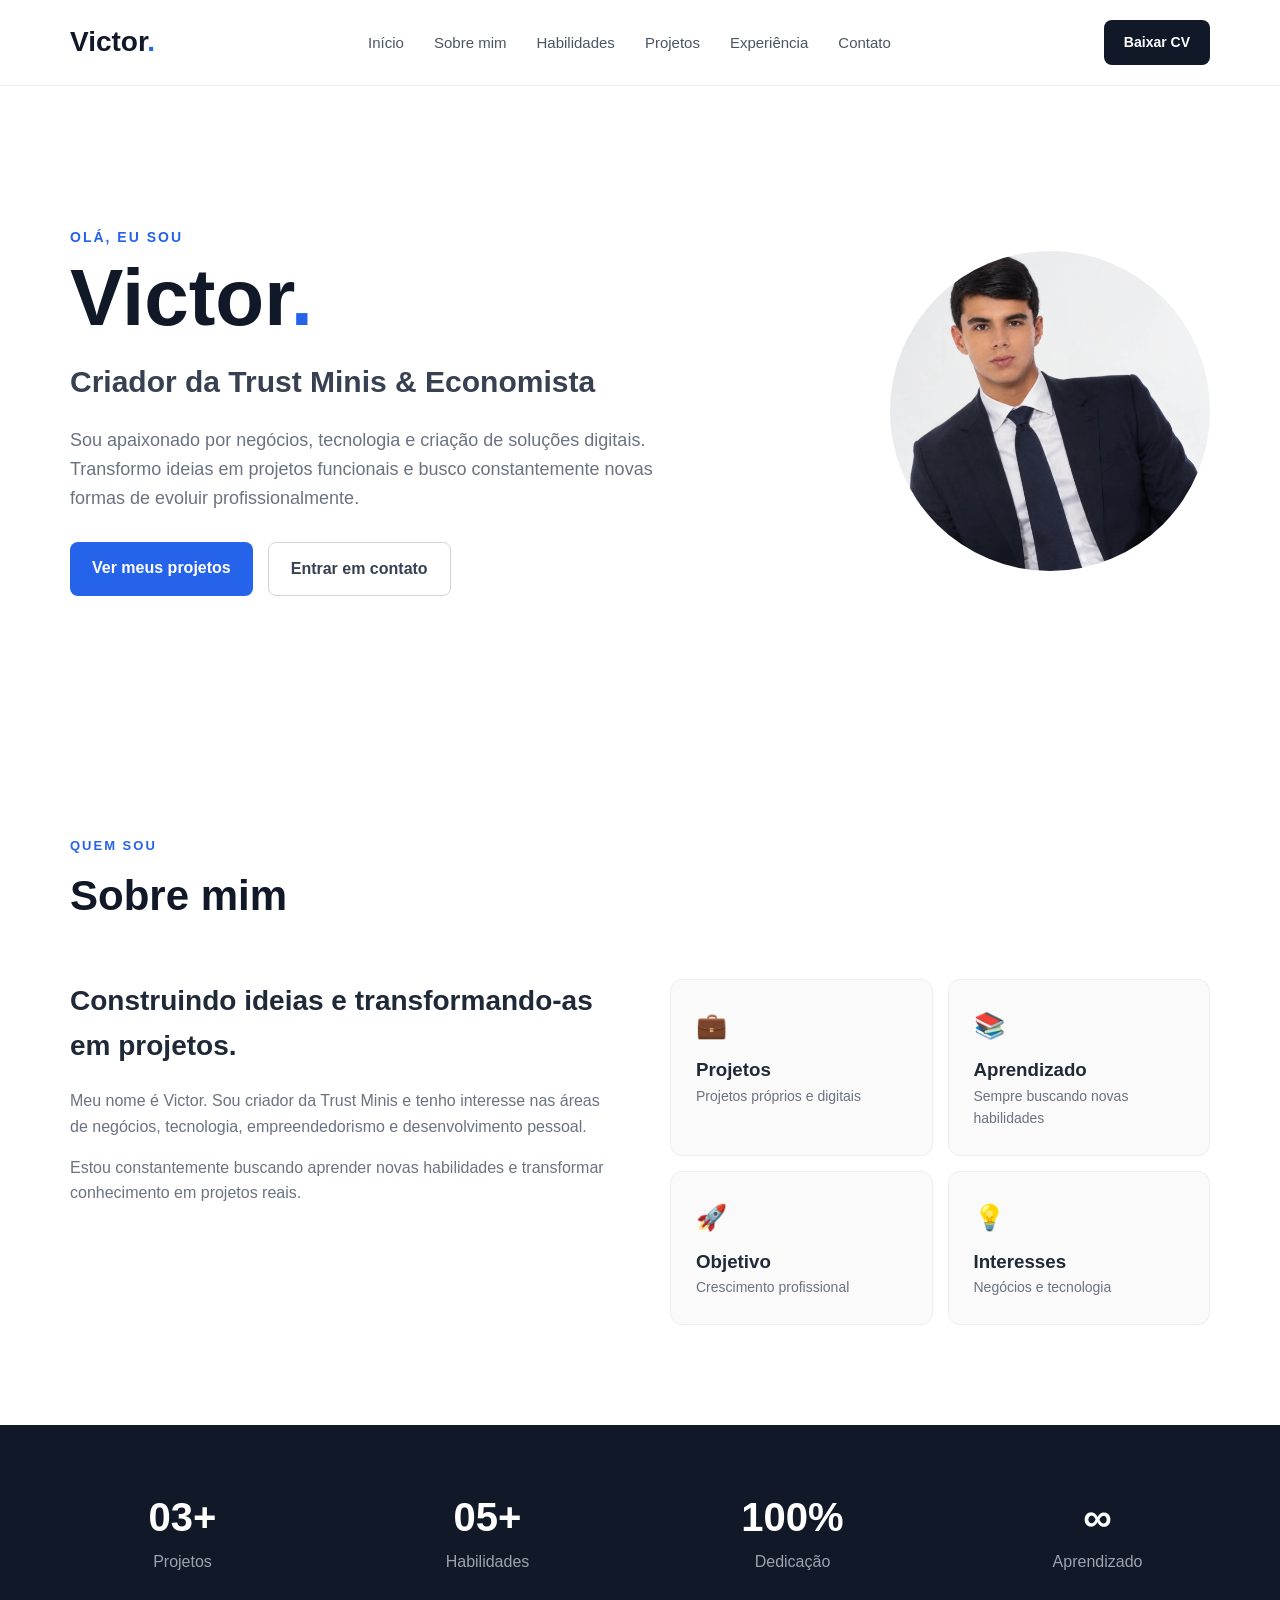
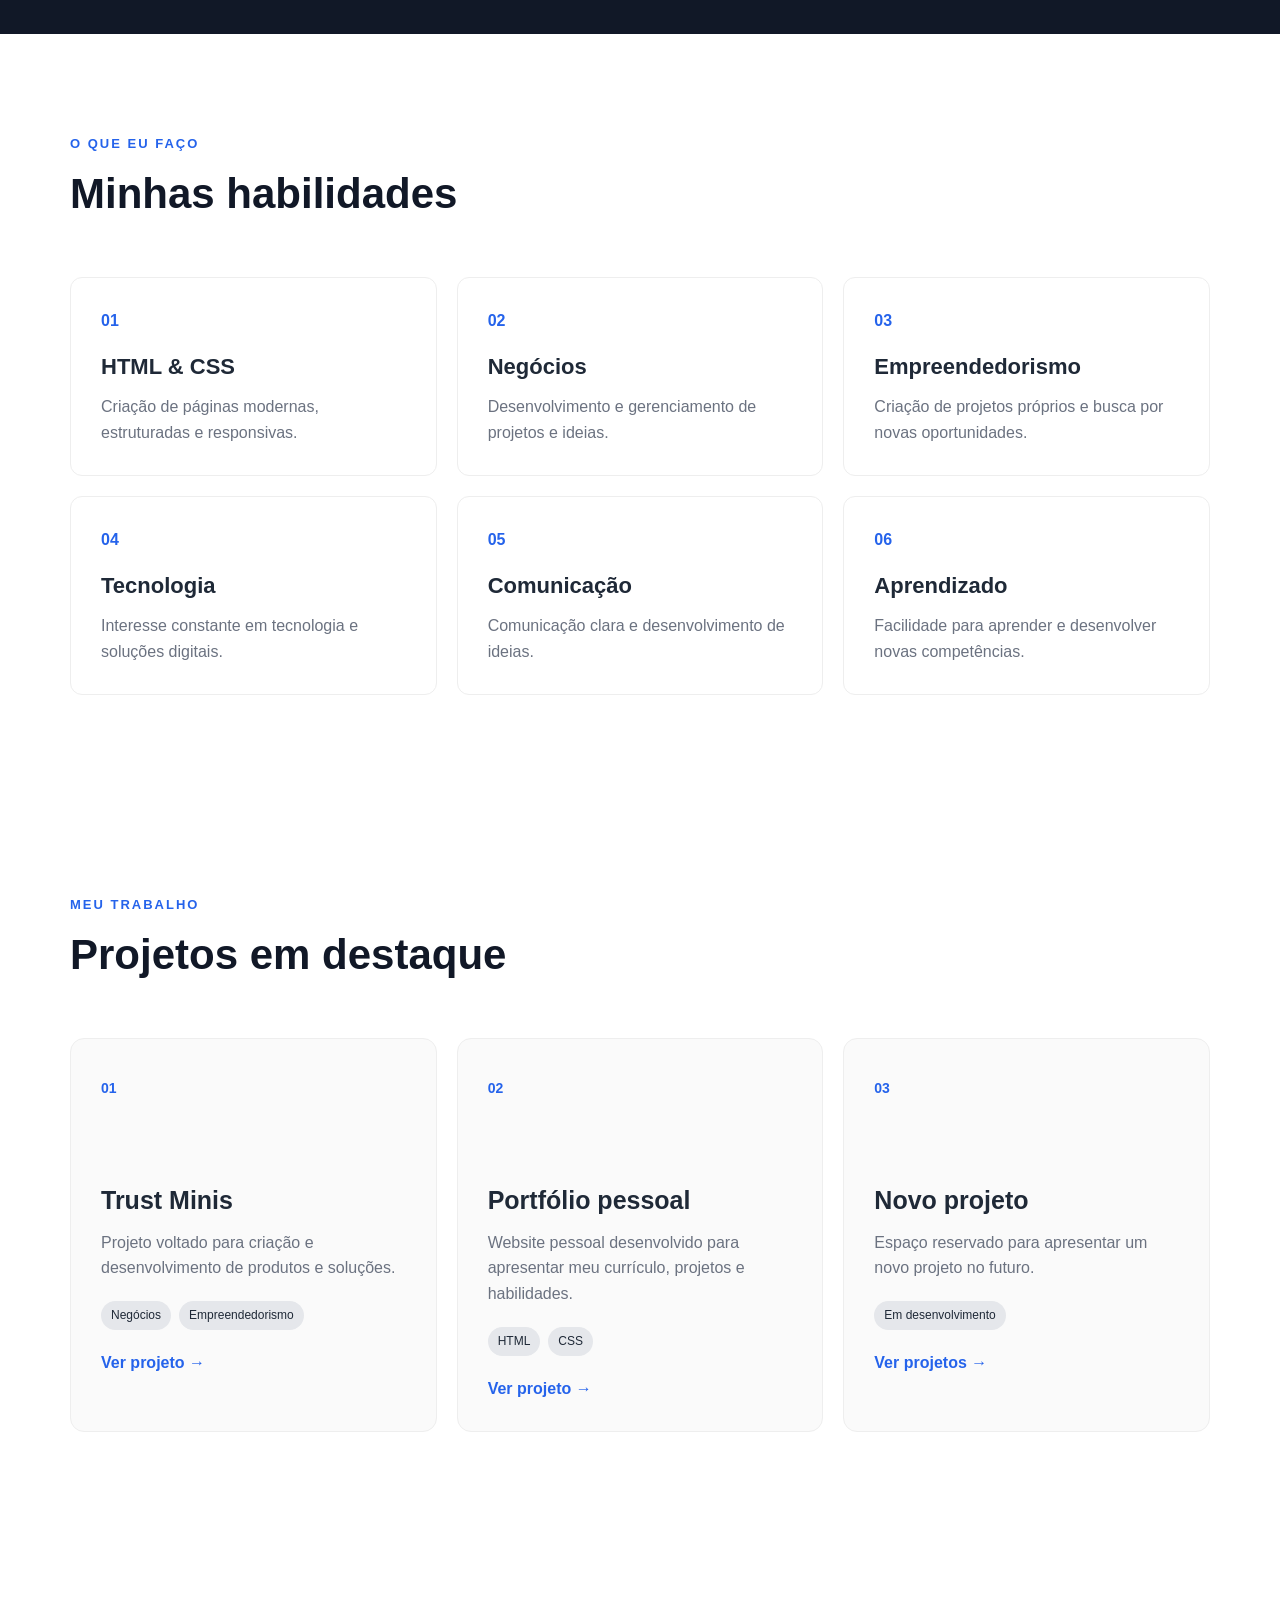
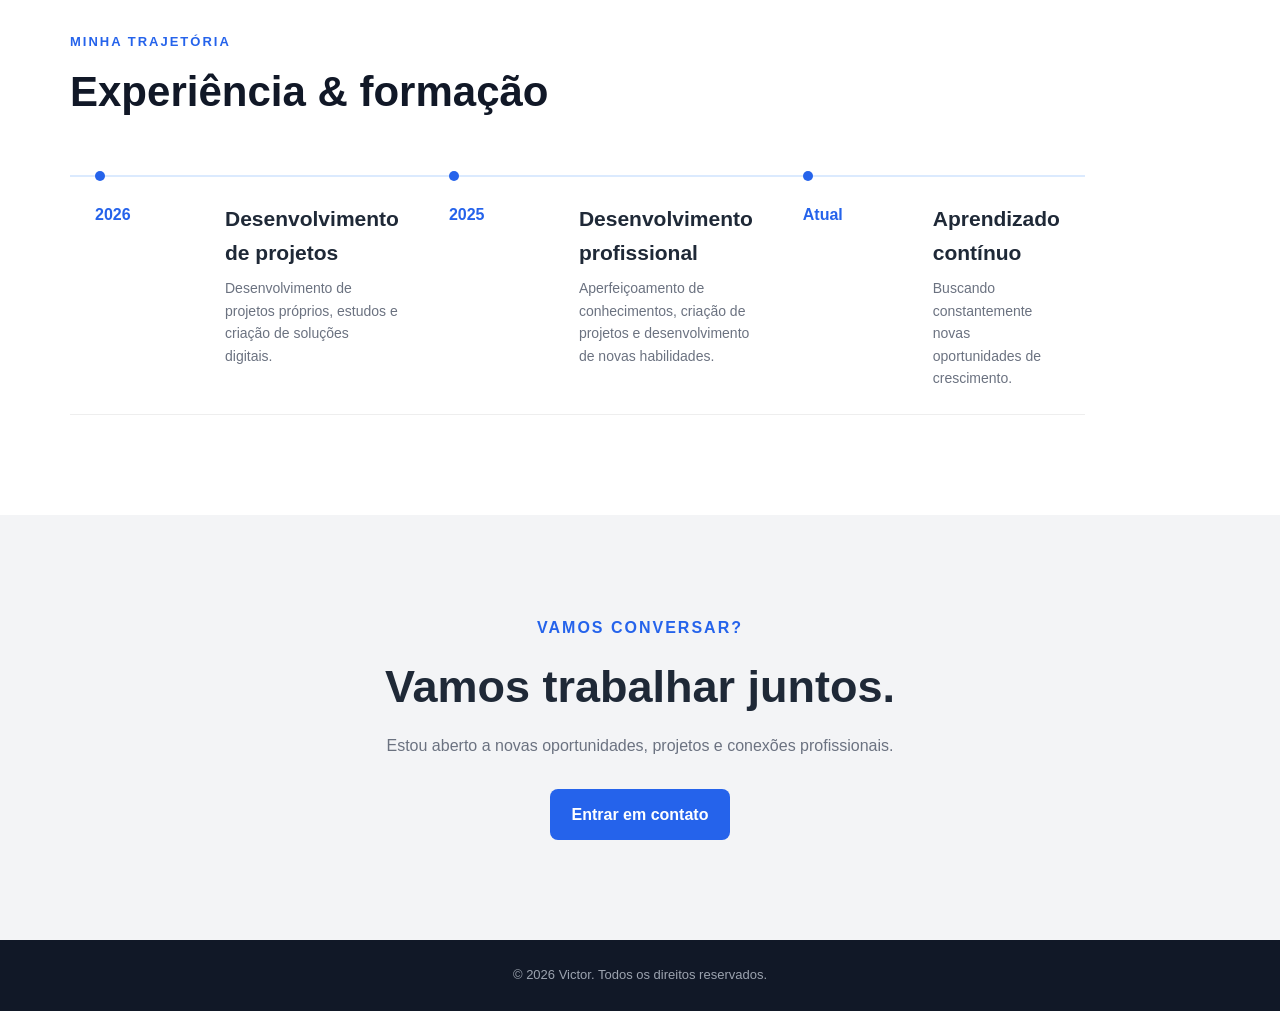
<file: index.html>
<!DOCTYPE html>
<html lang="pt-br">

<head>
    <meta charset="UTF-8">
    <meta name="viewport" content="width=device-width, initial-scale=1.0">

    <title>Victor | Currículo Profissional</title>

    <link rel="stylesheet" href="styles.css">
</head>

<body>

    <!-- ================= HEADER ================= -->

    <header>

        <nav class="navbar">

            <div class="logo">
                Victor<span>.</span>
            </div>

            <ul class="nav-links">
                <li><a href="#inicio">Início</a></li>
                <li><a href="#sobre">Sobre mim</a></li>
                <li><a href="#habilidades">Habilidades</a></li>
                <li><a href="#projetos">Projetos</a></li>
                <li><a href="#experiencia">Experiência</a></li>
                <li><a href="#contato">Contato</a></li>
            </ul>

            <a href="#" class="btn-cv">
                Baixar CV
            </a>

        </nav>

    </header>


    <!-- ================= CONTEÚDO PRINCIPAL ================= -->

    <main>


        <!-- ================= HERO ================= -->

        <section id="inicio" class="hero">

            <div class="hero-content">

                <p class="hero-small">
                    OLÁ, EU SOU
                </p>

                <h1>
                    Victor<span>.</span>
                </h1>

                <h2>
                    Criador da Trust Minis &amp; Economista
                </h2>

                <p class="hero-description">
                    Sou apaixonado por negócios, tecnologia e criação de
                    soluções digitais. Transformo ideias em projetos
                    funcionais e busco constantemente novas formas de
                    evoluir profissionalmente.
                </p>

                <div class="hero-buttons">

                    <a href="#projetos" class="btn-primary">
                        Ver meus projetos
                    </a>

                    <a href="#contato" class="btn-secondary">
                        Entrar em contato
                    </a>

                </div>

            </div>


            <div class="hero-image">

                <div class="profile-photo-placeholder">
    <img src="perfil.jpg" alt="Foto de Victor">
</div>

            </div>

        </section>


        <!-- ================= SOBRE MIM ================= -->

        <section id="sobre" class="section">

            <div class="section-title">

                <p>QUEM SOU</p>

                <h2>
                    Sobre mim
                </h2>

            </div>

            <div class="about-container">

                <div class="about-text">

                    <h3>
                        Construindo ideias e transformando-as em projetos.
                    </h3>

                    <p>
                        Meu nome é Victor. Sou criador da Trust Minis e
                        tenho interesse nas áreas de negócios, tecnologia,
                        empreendedorismo e desenvolvimento pessoal.
                    </p>

                    <p>
                        Estou constantemente buscando aprender novas
                        habilidades e transformar conhecimento em projetos
                        reais.
                    </p>

                </div>


                <div class="about-cards">

                    <div class="info-card">
                        <strong>💼</strong>
                        <h3>Projetos</h3>
                        <p>Projetos próprios e digitais</p>
                    </div>

                    <div class="info-card">
                        <strong>📚</strong>
                        <h3>Aprendizado</h3>
                        <p>Sempre buscando novas habilidades</p>
                    </div>

                    <div class="info-card">
                        <strong>🚀</strong>
                        <h3>Objetivo</h3>
                        <p>Crescimento profissional</p>
                    </div>

                    <div class="info-card">
                        <strong>💡</strong>
                        <h3>Interesses</h3>
                        <p>Negócios e tecnologia</p>
                    </div>

                </div>

            </div>

        </section>


        <!-- ================= NÚMEROS ================= -->

        <section class="stats">

            <div class="stat">
                <h2>03+</h2>
                <p>Projetos</p>
            </div>

            <div class="stat">
                <h2>05+</h2>
                <p>Habilidades</p>
            </div>

            <div class="stat">
                <h2>100%</h2>
                <p>Dedicação</p>
            </div>

            <div class="stat">
                <h2>∞</h2>
                <p>Aprendizado</p>
            </div>

        </section>


        <!-- ================= HABILIDADES ================= -->

        <section id="habilidades" class="section">

            <div class="section-title">

                <p>O QUE EU FAÇO</p>

                <h2>
                    Minhas habilidades
                </h2>

            </div>


            <div class="skills-grid">

                <div class="skill-card">
                    <span>01</span>
                    <h3>HTML &amp; CSS</h3>
                    <p>
                        Criação de páginas modernas,
                        estruturadas e responsivas.
                    </p>
                </div>

                <div class="skill-card">
                    <span>02</span>
                    <h3>Negócios</h3>
                    <p>
                        Desenvolvimento e gerenciamento
                        de projetos e ideias.
                    </p>
                </div>

                <div class="skill-card">
                    <span>03</span>
                    <h3>Empreendedorismo</h3>
                    <p>
                        Criação de projetos próprios e
                        busca por novas oportunidades.
                    </p>
                </div>

                <div class="skill-card">
                    <span>04</span>
                    <h3>Tecnologia</h3>
                    <p>
                        Interesse constante em tecnologia
                        e soluções digitais.
                    </p>
                </div>

                <div class="skill-card">
                    <span>05</span>
                    <h3>Comunicação</h3>
                    <p>
                        Comunicação clara e desenvolvimento
                        de ideias.
                    </p>
                </div>

                <div class="skill-card">
                    <span>06</span>
                    <h3>Aprendizado</h3>
                    <p>
                        Facilidade para aprender e
                        desenvolver novas competências.
                    </p>
                </div>

            </div>

        </section>


        <!-- ================= PROJETOS ================= -->

        <section id="projetos" class="section projects-section">

            <div class="section-title">

                <p>MEU TRABALHO</p>

                <h2>
                    Projetos em destaque
                </h2>

            </div>


            <div class="projects-grid">


                <article class="project-card">

                    <div class="project-number">
                        01
                    </div>

                    <div class="project-content">

                        <h3>
                            Trust Minis
                        </h3>

                        <p>
                            Projeto voltado para criação e
                            desenvolvimento de produtos e soluções.
                        </p>

                        <div class="project-tags">
                            <span>Negócios</span>
                            <span>Empreendedorismo</span>
                        </div>

                        <a href="projetos.html">
                            Ver projeto →
                        </a>

                    </div>

                </article>


                <article class="project-card">

                    <div class="project-number">
                        02
                    </div>

                    <div class="project-content">

                        <h3>
                            Portfólio pessoal
                        </h3>

                        <p>
                            Website pessoal desenvolvido para
                            apresentar meu currículo, projetos
                            e habilidades.
                        </p>

                        <div class="project-tags">
                            <span>HTML</span>
                            <span>CSS</span>
                        </div>

                      <a href="projetos.html#projeto-portfolio">Ver projeto →</a>

                    </div>

                </article>


                <article class="project-card">

                    <div class="project-number">
                        03
                    </div>

                    <div class="project-content">

                        <h3>
                            Novo projeto
                        </h3>

                        <p>
                            Espaço reservado para apresentar
                            um novo projeto no futuro.
                        </p>

                        <div class="project-tags">
                            <span>Em desenvolvimento</span>
                        </div>

                        <a href="projetos.html">
                            Ver projetos →
                        </a>

                    </div>

                </article>


            </div>

        </section>


        <!-- ================= EXPERIÊNCIA ================= -->

        <section id="experiencia" class="section">

            <div class="section-title">

                <p>MINHA TRAJETÓRIA</p>

                <h2>
                    Experiência &amp; formação
                </h2>

            </div>


            <div class="timeline">


                <div class="timeline-item">

                    <div class="timeline-date">
                        2026
                    </div>

                    <div class="timeline-content">

                        <h3>
                            Desenvolvimento de projetos
                        </h3>

                        <p>
                            Desenvolvimento de projetos próprios,
                            estudos e criação de soluções digitais.
                        </p>

                    </div>

                </div>


                <div class="timeline-item">

                    <div class="timeline-date">
                        2025
                    </div>

                    <div class="timeline-content">

                        <h3>
                            Desenvolvimento profissional
                        </h3>

                        <p>
                            Aperfeiçoamento de conhecimentos,
                            criação de projetos e desenvolvimento
                            de novas habilidades.
                        </p>

                    </div>

                </div>


                <div class="timeline-item">

                    <div class="timeline-date">
                        Atual
                    </div>

                    <div class="timeline-content">

                        <h3>
                            Aprendizado contínuo
                        </h3>

                        <p>
                            Buscando constantemente novas
                            oportunidades de crescimento.
                        </p>

                    </div>

                </div>


            </div>

        </section>


        <!-- ================= CONTATO ================= -->

        <section id="contato" class="contact-section">

            <p>
                VAMOS CONVERSAR?
            </p>

            <h2>
                Vamos trabalhar juntos.
            </h2>

            <p class="contact-description">
                Estou aberto a novas oportunidades,
                projetos e conexões profissionais.
            </p>

            <a href="contato.html" class="btn-primary">
                Entrar em contato
            </a>

        </section>


    </main>


    <!-- ================= FOOTER ================= -->

    <footer>

        <p>
            © 2026 Victor. Todos os direitos reservados.
        </p>

    </footer>


</body>

</html>
</file>
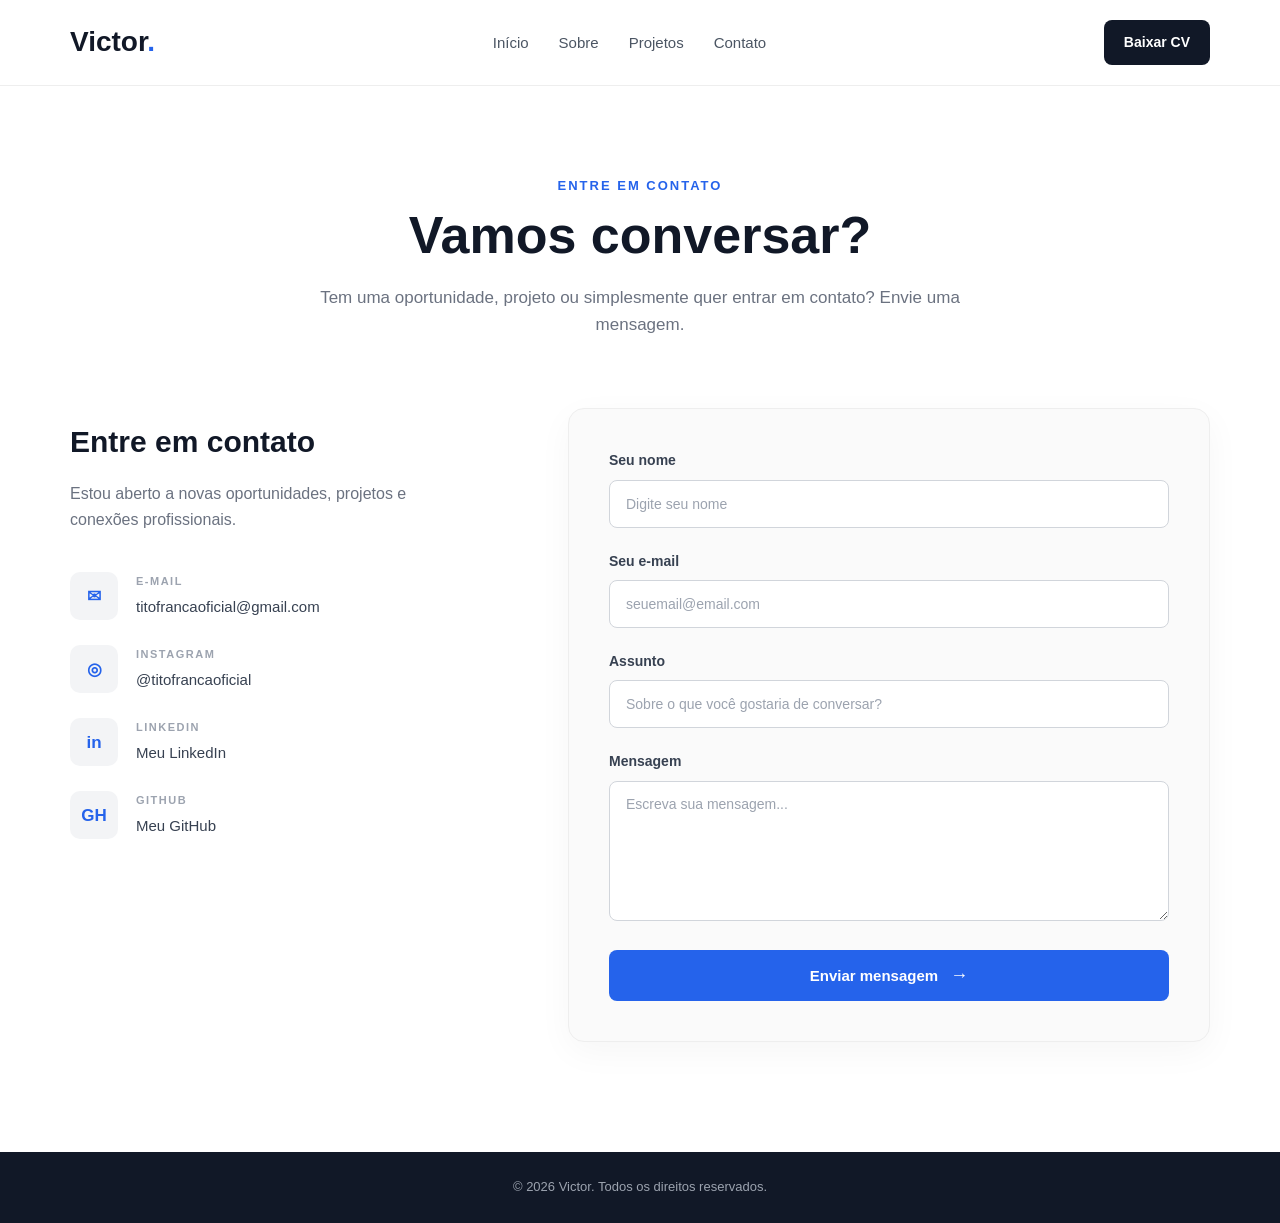
<file: contato.html>
<!DOCTYPE html>
<html lang="pt-br">

<head>

    <meta charset="UTF-8">

    <meta name="viewport" content="width=device-width, initial-scale=1.0">

    <title>Victor | Contato</title>

    <link rel="stylesheet" href="styles.css">

</head>


<body>


    <!-- ================= HEADER ================= -->

    <header>

        <nav class="navbar">

            <div class="logo">
                Victor<span>.</span>
            </div>


            <ul class="nav-links">

                <li>
                    <a href="index.html">Início</a>
                </li>

                <li>
                    <a href="sobre.html">Sobre</a>
                </li>

                <li>
                    <a href="projetos.html">Projetos</a>
                </li>

                <li>
                    <a href="contato.html">Contato</a>
                </li>

            </ul>


            <a href="#" class="btn-cv">
                Baixar CV
            </a>

        </nav>

    </header>



    <!-- ================= CONTATO ================= -->

    <main>

        <section class="contact-page">


            <!-- TÍTULO -->

            <div class="contact-header">

                <p>
                    ENTRE EM CONTATO
                </p>

                <h1>
                    Vamos conversar?
                </h1>

                <span>
                    Tem uma oportunidade, projeto ou simplesmente
                    quer entrar em contato? Envie uma mensagem.
                </span>

            </div>



            <!-- CONTEÚDO -->

            <div class="contact-container">


                <!-- INFORMAÇÕES -->

                <div class="contact-info">


                    <h2>
                        Entre em contato
                    </h2>

                    <p>
                        Estou aberto a novas oportunidades,
                        projetos e conexões profissionais.
                    </p>


                    <div class="contact-item">

                        <div class="contact-icon">
                            ✉
                        </div>

                        <div>

                            <small>
                                E-MAIL
                            </small>

                            <a href="mailto:titofrancaoficial@email.com">
                                titofrancaoficial@gmail.com
                            </a>

                        </div>

                    </div>



                    <div class="contact-item">

                        <div class="contact-icon">
                            ◎
                        </div>

                        <div>

                            <small>
                                INSTAGRAM
                            </small>

                            <a href="#" target="_blank">
                                @titofrancaoficial
                            </a>

                        </div>

                    </div>



                    <div class="contact-item">

                        <div class="contact-icon">
                            in
                        </div>

                        <div>

                            <small>
                                LINKEDIN
                            </small>

                            <a href="#" target="_blank">
                                Meu LinkedIn
                            </a>

                        </div>

                    </div>



                    <div class="contact-item">

                        <div class="contact-icon">
                            GH
                        </div>

                        <div>

                            <small>
                                GITHUB
                            </small>

                            <a href="#" target="_blank">
                                Meu GitHub
                            </a>

                        </div>

                    </div>


                </div>



                <!-- FORMULÁRIO -->

                <div class="contact-form">


                    <form action="mailto:seuemail@email.com"
                          method="post"
                          enctype="text/plain">


                        <div class="form-group">

                            <label for="nome">
                                Seu nome
                            </label>

                            <input
                                type="text"
                                id="nome"
                                name="nome"
                                placeholder="Digite seu nome"
                                required
                            >

                        </div>



                        <div class="form-group">

                            <label for="email">
                                Seu e-mail
                            </label>

                            <input
                                type="email"
                                id="email"
                                name="email"
                                placeholder="seuemail@email.com"
                                required
                            >

                        </div>



                        <div class="form-group">

                            <label for="assunto">
                                Assunto
                            </label>

                            <input
                                type="text"
                                id="assunto"
                                name="assunto"
                                placeholder="Sobre o que você gostaria de conversar?"
                                required
                            >

                        </div>



                        <div class="form-group">

                            <label for="mensagem">
                                Mensagem
                            </label>

                            <textarea
                                id="mensagem"
                                name="mensagem"
                                placeholder="Escreva sua mensagem..."
                                rows="6"
                                required
                            ></textarea>

                        </div>



                        <button type="submit" class="form-button">

                            Enviar mensagem
                            <span>→</span>

                        </button>


                    </form>


                </div>


            </div>

        </section>


    </main>



    <!-- ================= FOOTER ================= -->

    <footer>

        <p>
            © 2026 Victor. Todos os direitos reservados.
        </p>

    </footer>


</body>

</html>
</file>
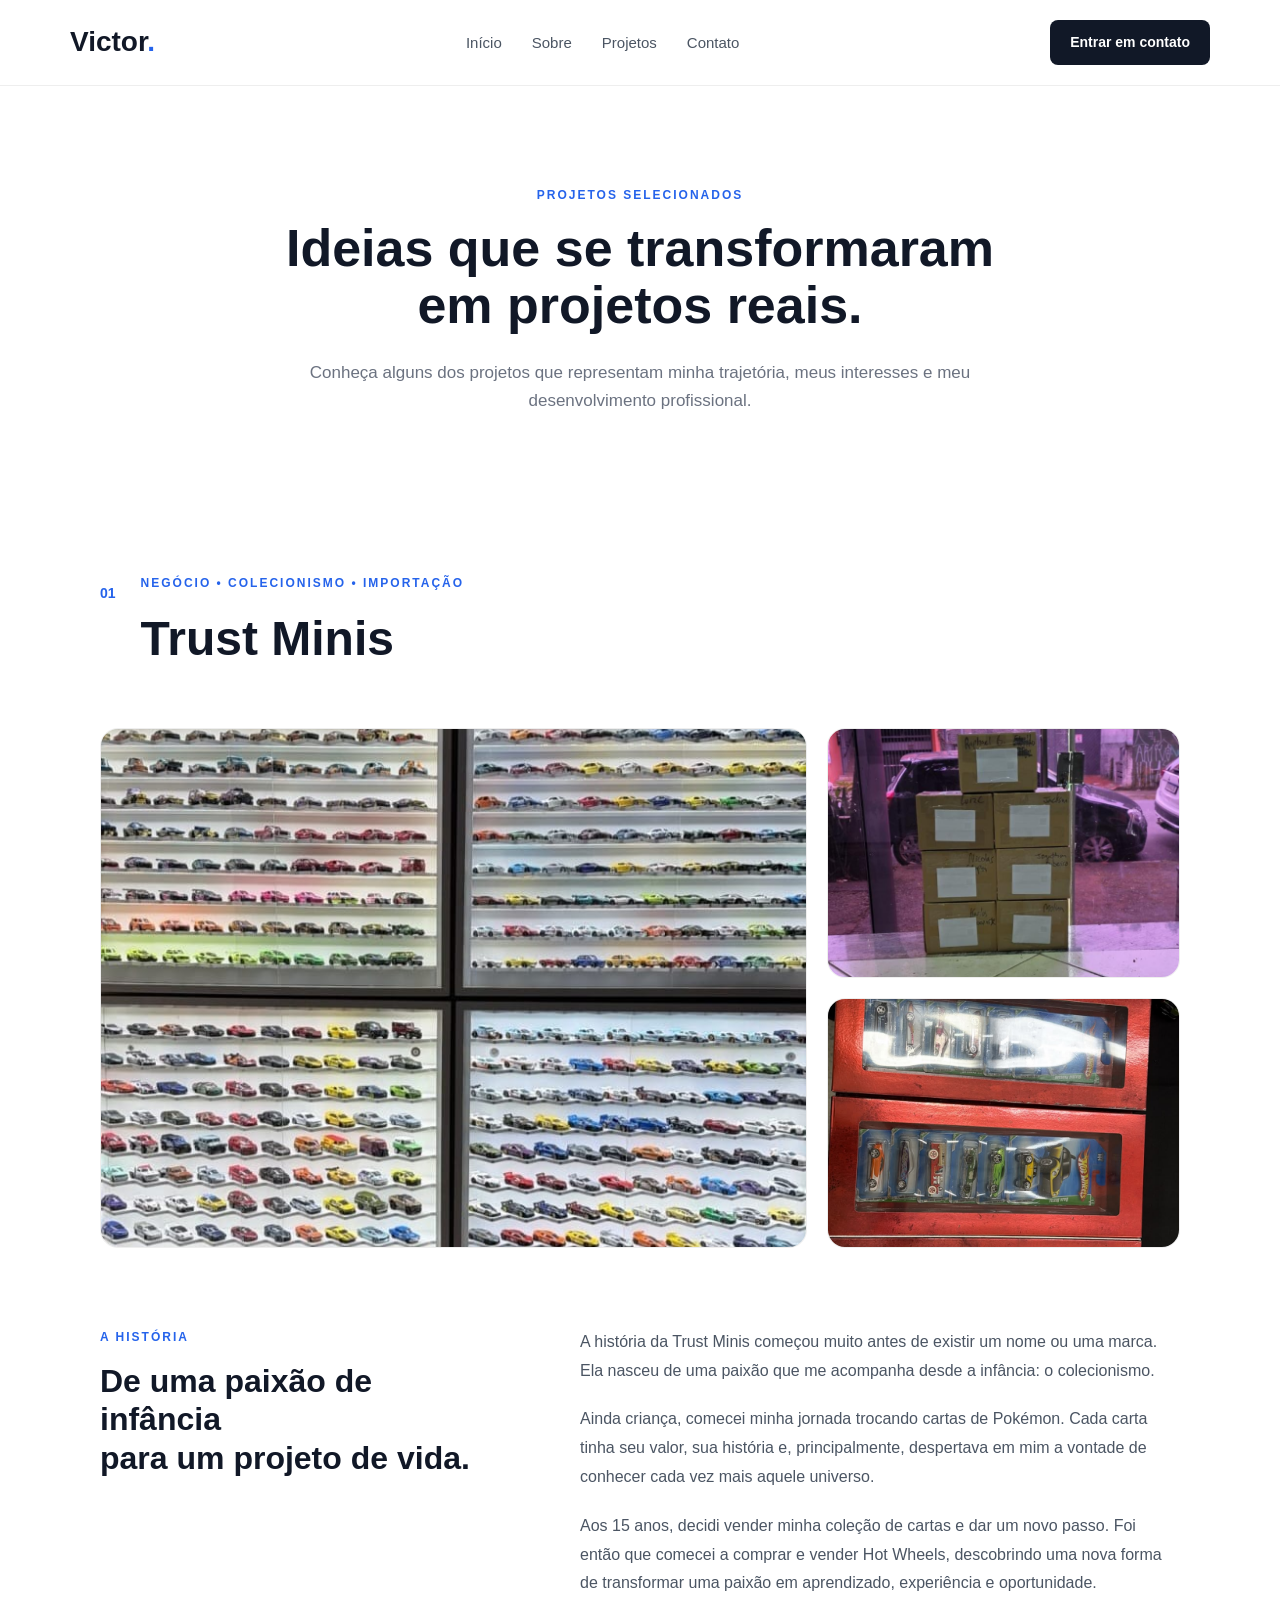
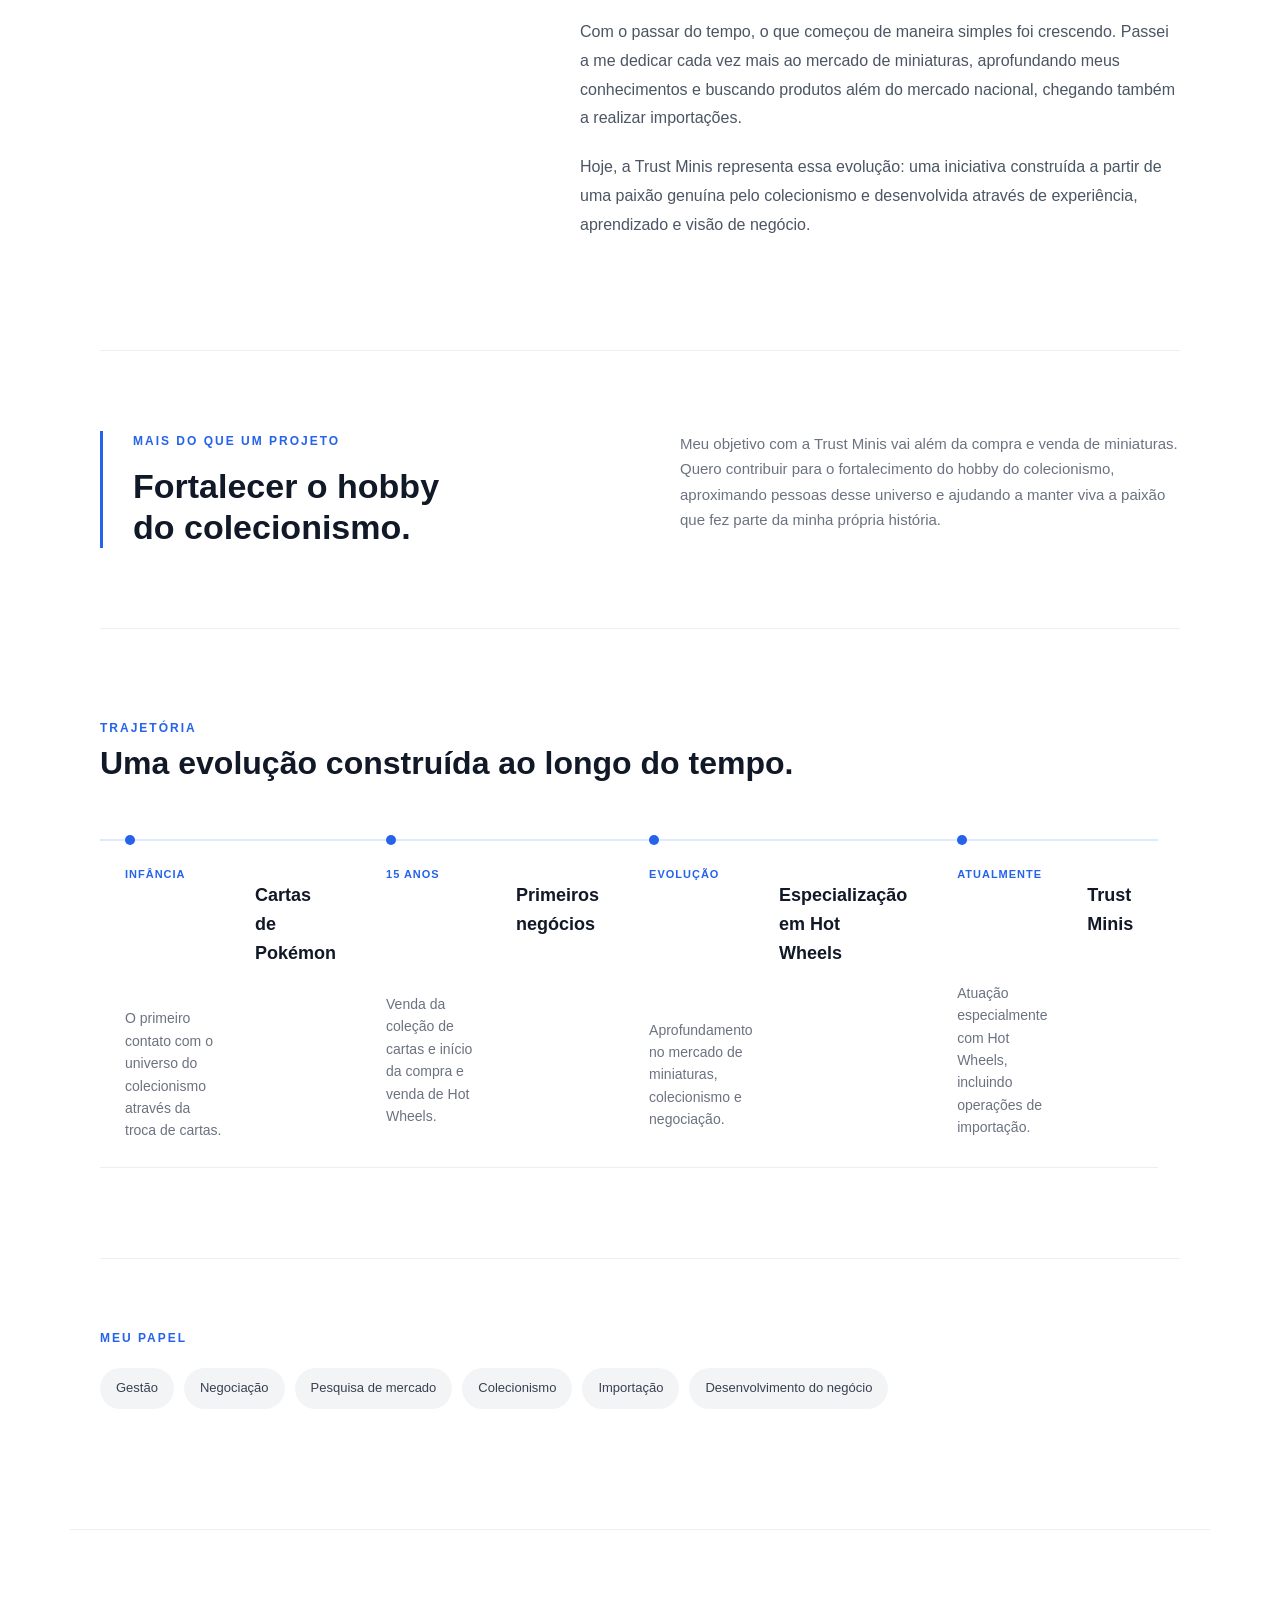
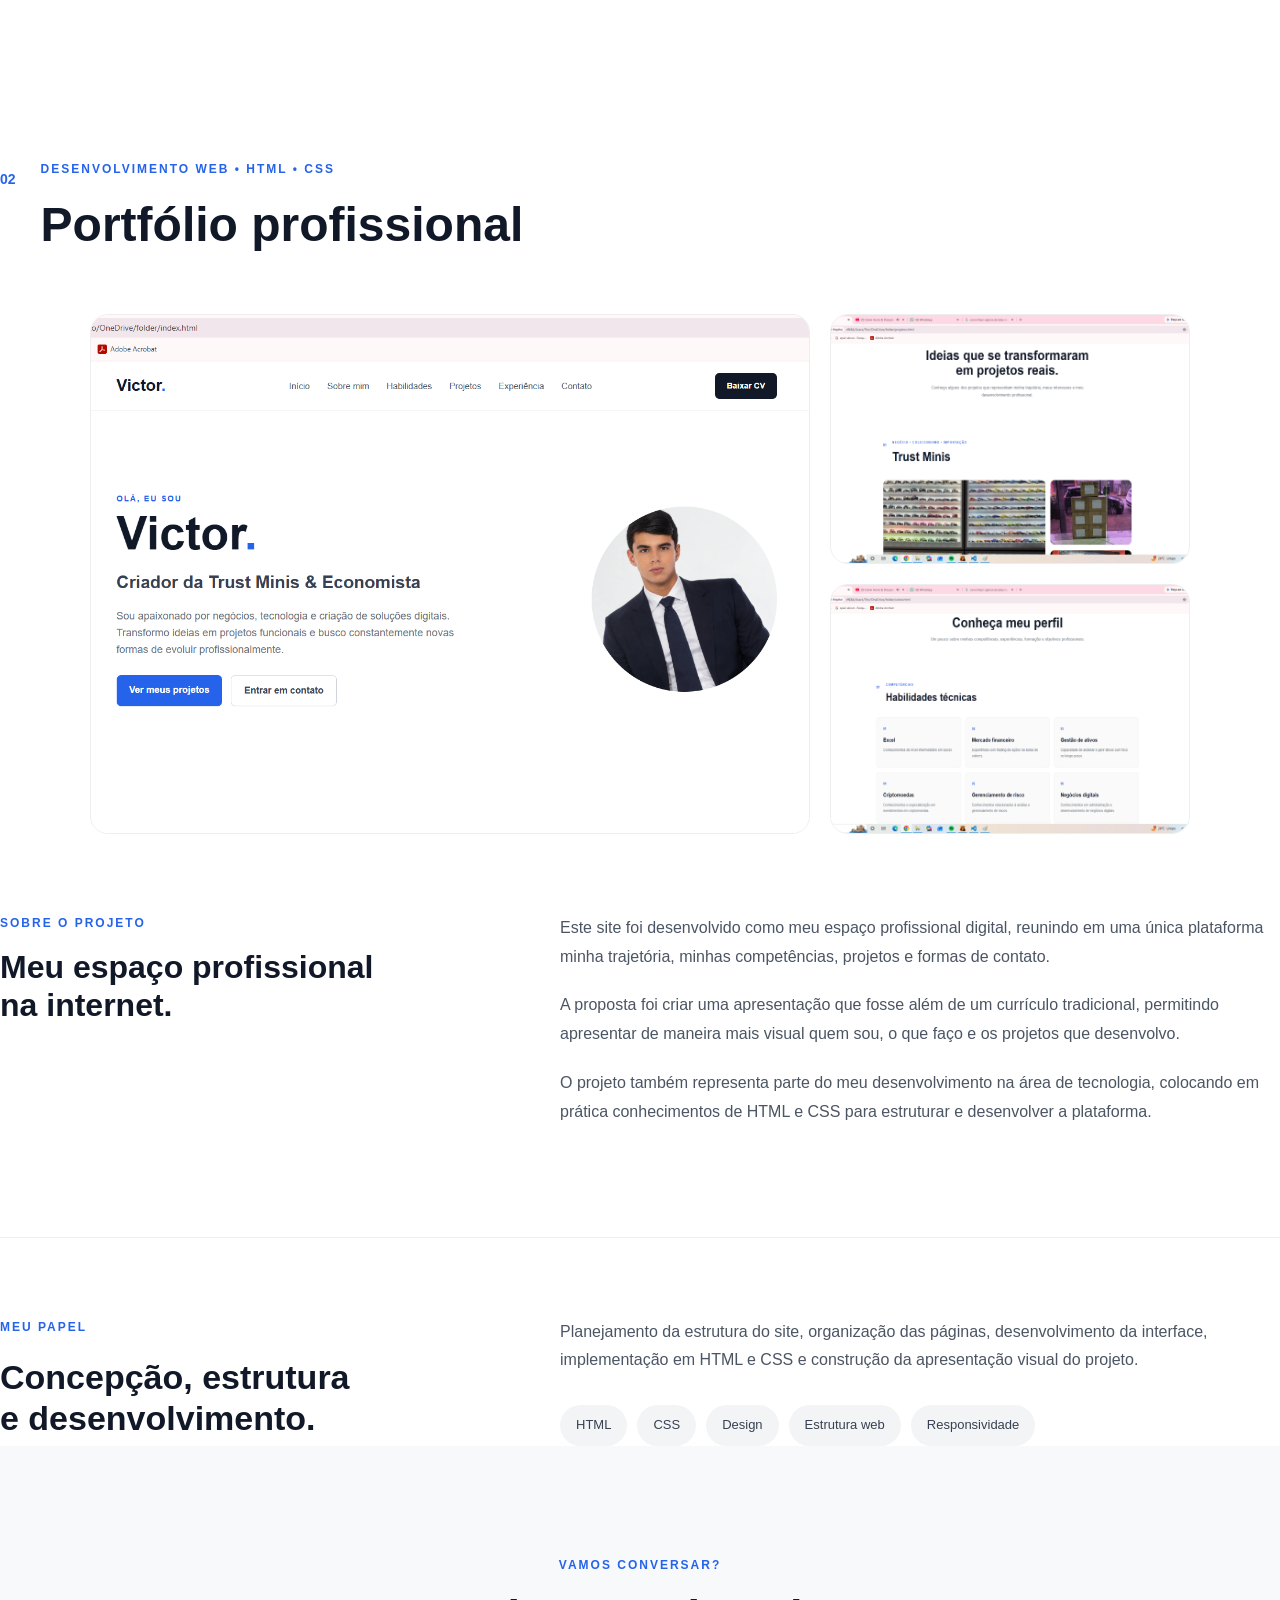
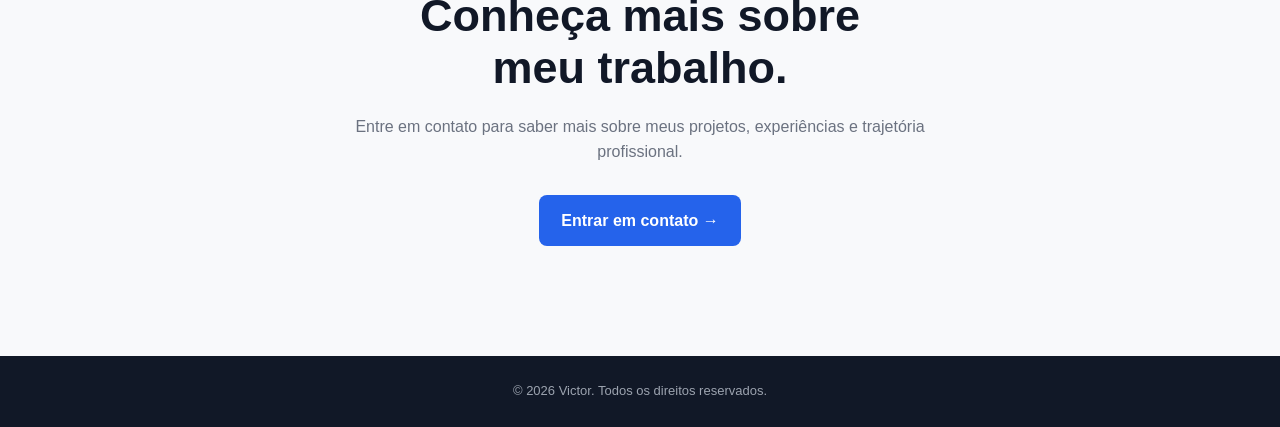
<file: projetos.html>
<!DOCTYPE html>
<html lang="pt-br">

<head>

    <meta charset="UTF-8">

    <meta name="viewport" content="width=device-width, initial-scale=1.0">

    <title>Victor | Projetos</title>

    <link rel="stylesheet" href="styles.css">

</head>


<body>


    <!-- ================= HEADER ================= -->

    <header>

        <nav class="navbar">

            <div class="logo">
                Victor<span>.</span>
            </div>

            <ul class="nav-links">

                <li>
                    <a href="index.html">Início</a>
                </li>

                <li>
                    <a href="sobre.html">Sobre</a>
                </li>

                <li>
                    <a href="projetos.html">Projetos</a>
                </li>

                <li>
                    <a href="contato.html">Contato</a>
                </li>

            </ul>

            <a href="contato.html" class="btn-cv">
                Entrar em contato
            </a>

        </nav>

    </header>



    <!-- ================= INTRODUÇÃO ================= -->

    <main>

        <section class="projects-header">

            <p>
                PROJETOS SELECIONADOS
            </p>

            <h1>
                Ideias que se transformaram<br>
                em projetos reais.
            </h1>

            <span>
                Conheça alguns dos projetos que representam minha
                trajetória, meus interesses e meu desenvolvimento profissional.
            </span>

        </section>



        <!-- ==================================================
             PROJETO 01 — TRUST MINIS
        =================================================== -->

        <section class="project-case trust-project">


            <!-- NÚMERO + CATEGORIA -->

            <div class="project-top">

                <span class="project-number">
                    01
                </span>

                <div>

                    <p class="project-category">
                        NEGÓCIO • COLECIONISMO • IMPORTAÇÃO
                    </p>

                    <h2>
                        Trust Minis
                    </h2>

                </div>

            </div>



            <!-- ================= IMAGENS ================= -->
<!-- IMAGENS DO SITE -->
<div class="project-gallery website-gallery">

    <!-- FOTO PRINCIPAL - EXPOSITOR -->
    <div class="project-image main-project-image">
        <img src="foto expositor.jpg" alt="Expositor da Trust Minis">
    </div>

    <!-- FOTO MENOR - ENVIOS -->
    <div class="project-image">
        <img src="foto envios.jpg" alt="Envios da Trust Minis">
    </div>

    <!-- FOTO MENOR - STH -->
    <div class="project-image">
        <img src="Foto STH.jpg" alt="Trust Minis">
    </div>

</div>



            <!-- ================= HISTÓRIA ================= -->

            <div class="project-story">


                <div class="story-title">

                    <p>
                        A HISTÓRIA
                    </p>

                    <h3>
                        De uma paixão de infância<br>
                        para um projeto de vida.
                    </h3>

                </div>


                <div class="story-text">

                    <p>
                        A história da Trust Minis começou muito antes de
                        existir um nome ou uma marca. Ela nasceu de uma
                        paixão que me acompanha desde a infância: o
                        colecionismo.
                    </p>

                    <p>
                        Ainda criança, comecei minha jornada trocando
                        cartas de Pokémon. Cada carta tinha seu valor,
                        sua história e, principalmente, despertava em mim
                        a vontade de conhecer cada vez mais aquele universo.
                    </p>

                    <p>
                        Aos 15 anos, decidi vender minha coleção de cartas
                        e dar um novo passo. Foi então que comecei a comprar
                        e vender Hot Wheels, descobrindo uma nova forma de
                        transformar uma paixão em aprendizado, experiência
                        e oportunidade.
                    </p>

                    <p>
                        Com o passar do tempo, o que começou de maneira
                        simples foi crescendo. Passei a me dedicar cada vez
                        mais ao mercado de miniaturas, aprofundando meus
                        conhecimentos e buscando produtos além do mercado
                        nacional, chegando também a realizar importações.
                    </p>

                    <p>
                        Hoje, a Trust Minis representa essa evolução:
                        uma iniciativa construída a partir de uma paixão
                        genuína pelo colecionismo e desenvolvida através
                        de experiência, aprendizado e visão de negócio.
                    </p>

                </div>

            </div>



            <!-- ================= OBJETIVO ================= -->

            <div class="project-mission">

                <div>

                    <p>
                        MAIS DO QUE UM PROJETO
                    </p>

                    <h3>
                        Fortalecer o hobby<br>
                        do colecionismo.
                    </h3>

                </div>


                <div>

                    <p>
                        Meu objetivo com a Trust Minis vai além da compra
                        e venda de miniaturas. Quero contribuir para o
                        fortalecimento do hobby do colecionismo, aproximando
                        pessoas desse universo e ajudando a manter viva
                        a paixão que fez parte da minha própria história.
                    </p>

                </div>

            </div>



            <!-- ================= TRAJETÓRIA ================= -->

            <div class="project-timeline">

                <div class="timeline-title">

                    <p>
                        TRAJETÓRIA
                    </p>

                    <h3>
                        Uma evolução construída ao longo do tempo.
                    </h3>

                </div>


                <div class="timeline">


                    <div class="timeline-item">

                        <span>
                            INFÂNCIA
                        </span>

                        <h4>
                            Cartas de Pokémon
                        </h4>

                        <p>
                            O primeiro contato com o universo do
                            colecionismo através da troca de cartas.
                        </p>

                    </div>


                    <div class="timeline-item">

                        <span>
                            15 ANOS
                        </span>

                        <h4>
                            Primeiros negócios
                        </h4>

                        <p>
                            Venda da coleção de cartas e início da
                            compra e venda de Hot Wheels.
                        </p>

                    </div>


                    <div class="timeline-item">

                        <span>
                            EVOLUÇÃO
                        </span>

                        <h4>
                            Especialização em Hot Wheels
                        </h4>

                        <p>
                            Aprofundamento no mercado de miniaturas,
                            colecionismo e negociação.
                        </p>

                    </div>


                    <div class="timeline-item">

                        <span>
                            ATUALMENTE
                        </span>

                        <h4>
                            Trust Minis
                        </h4>

                        <p>
                            Atuação especialmente com Hot Wheels,
                            incluindo operações de importação.
                        </p>

                    </div>


                </div>

            </div>



            <!-- ================= MEU PAPEL ================= -->

            <div class="project-role">

                <p>
                    MEU PAPEL
                </p>

                <div class="role-tags">

                    <span>
                        Gestão
                    </span>

                    <span>
                        Negociação
                    </span>

                    <span>
                        Pesquisa de mercado
                    </span>

                    <span>
                        Colecionismo
                    </span>

                    <span>
                        Importação
                    </span>

                    <span>
                        Desenvolvimento do negócio
                    </span>

                </div>

            </div>


        </section>



        <!-- ==================================================
             PROJETO 02 — SITE PROFISSIONAL
        =================================================== -->
<section id="projeto-portfolio" class="project-case website-project"></section>


            <div class="project-top">

                <span class="project-number">
                    02
                </span>

                <div>

                    <p class="project-category">
                        DESENVOLVIMENTO WEB • HTML • CSS
                    </p>

                    <h2>
                        Portfólio profissional
                    </h2>

                </div>

            </div>



            <!-- ================= IMAGENS DO SITE ================= -->

            <!-- IMAGENS DO SITE -->
<div class="project-gallery website-gallery">

    <!-- FOTO PRINCIPAL -->
    <div class="project-image main-project-image">
        <img src="FOTO1CSS.png" alt="Página inicial do meu site profissional">
    </div>

   <div class="project-image">
    <img src="FOTOS2CSS.png" alt="Página sobre do meu site profissional">
</div>

    <!-- FOTO MENOR 2 -->
    <div class="project-image">
        <img src="IMAGEM3CSS.png" alt="Página de contato do meu site profissional">
    </div>

</div>



            <!-- ================= SOBRE O SITE ================= -->

            <div class="project-story">


                <div class="story-title">

                    <p>
                        SOBRE O PROJETO
                    </p>

                    <h3>
                        Meu espaço profissional<br>
                        na internet.
                    </h3>

                </div>


                <div class="story-text">

                    <p>
                        Este site foi desenvolvido como meu espaço
                        profissional digital, reunindo em uma única
                        plataforma minha trajetória, minhas competências,
                        projetos e formas de contato.
                    </p>

                    <p>
                        A proposta foi criar uma apresentação que fosse
                        além de um currículo tradicional, permitindo
                        apresentar de maneira mais visual quem sou,
                        o que faço e os projetos que desenvolvo.
                    </p>

                    <p>
                        O projeto também representa parte do meu
                        desenvolvimento na área de tecnologia, colocando
                        em prática conhecimentos de HTML e CSS para
                        estruturar e desenvolver a plataforma.
                    </p>

                </div>

            </div>



            <!-- ================= MEU PAPEL ================= -->

            <div class="website-role">

                <div>

                    <p>
                        MEU PAPEL
                    </p>

                    <h3>
                        Concepção, estrutura<br>
                        e desenvolvimento.
                    </h3>

                </div>


                <div class="website-role-text">

                    <p>
                        Planejamento da estrutura do site, organização
                        das páginas, desenvolvimento da interface,
                        implementação em HTML e CSS e construção da
                        apresentação visual do projeto.
                    </p>

                    <div class="role-tags">

                        <span>
                            HTML
                        </span>

                        <span>
                            CSS
                        </span>

                        <span>
                            Design
                        </span>

                        <span>
                            Estrutura web
                        </span>

                        <span>
                            Responsividade
                        </span>

                    </div>

                </div>

            </div>


        </section>



        <!-- ================= CTA ================= -->

        <section class="projects-cta">

            <p>
                VAMOS CONVERSAR?
            </p>

            <h2>
                Conheça mais sobre<br>
                meu trabalho.
            </h2>

            <span>
                Entre em contato para saber mais sobre meus projetos,
                experiências e trajetória profissional.
            </span>

            <a href="contato.html" class="btn-primary">
                Entrar em contato →
            </a>

        </section>


    </main>



    <!-- ================= FOOTER ================= -->

    <footer>

        <p>
            © 2026 Victor. Todos os direitos reservados.
        </p>

    </footer>


</body>

</html>
</file>
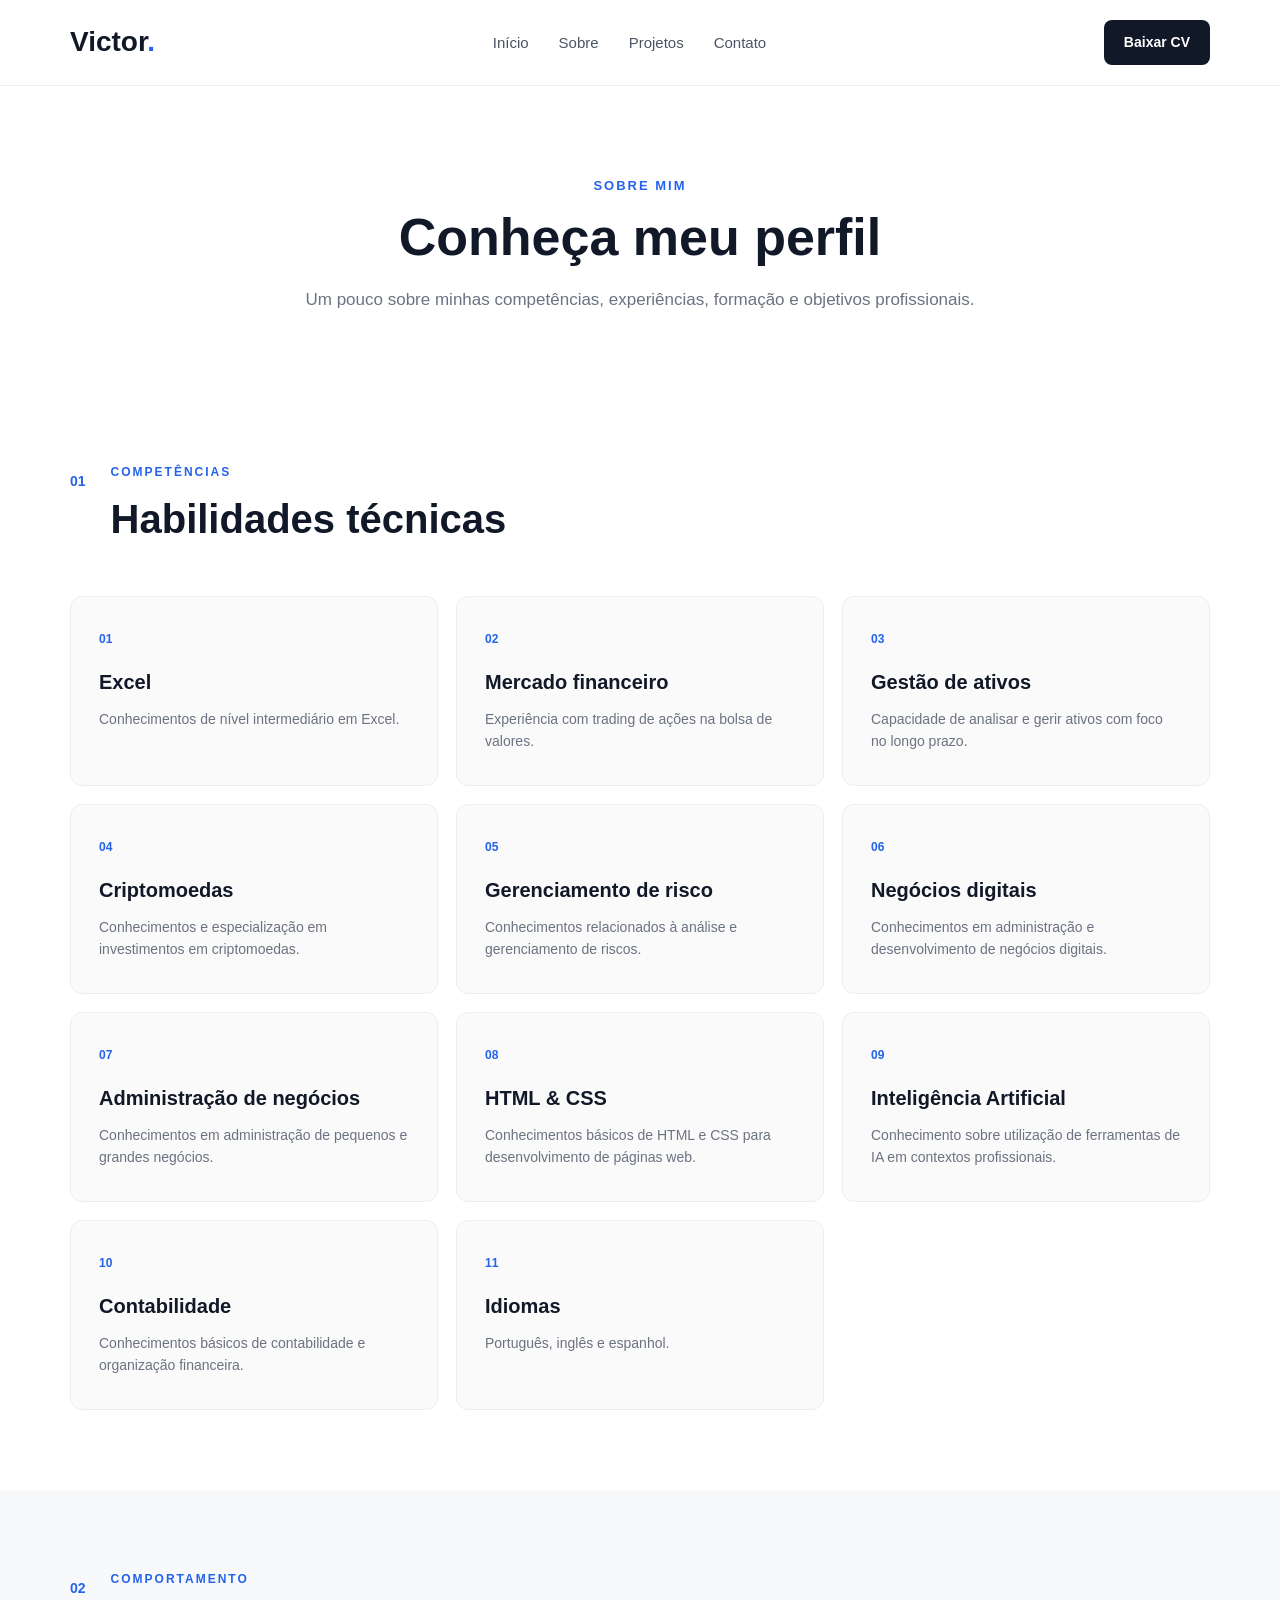
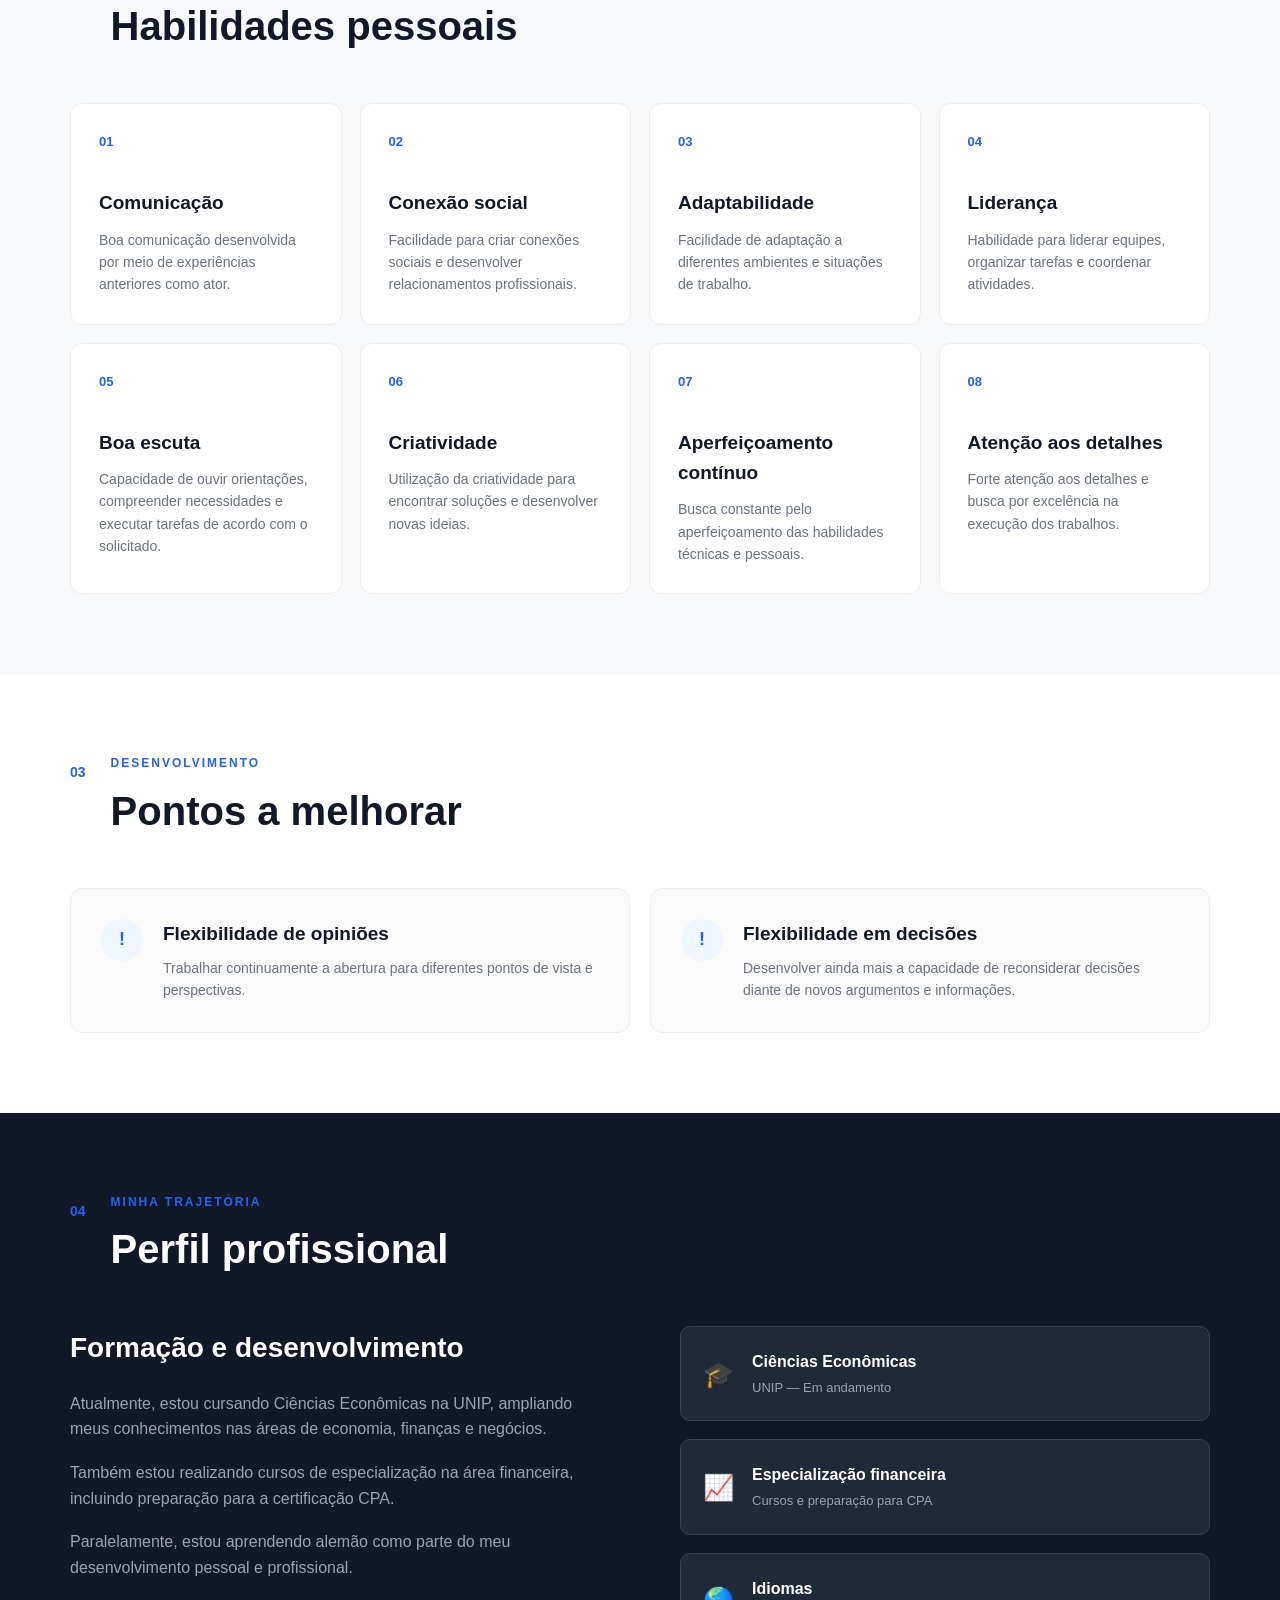
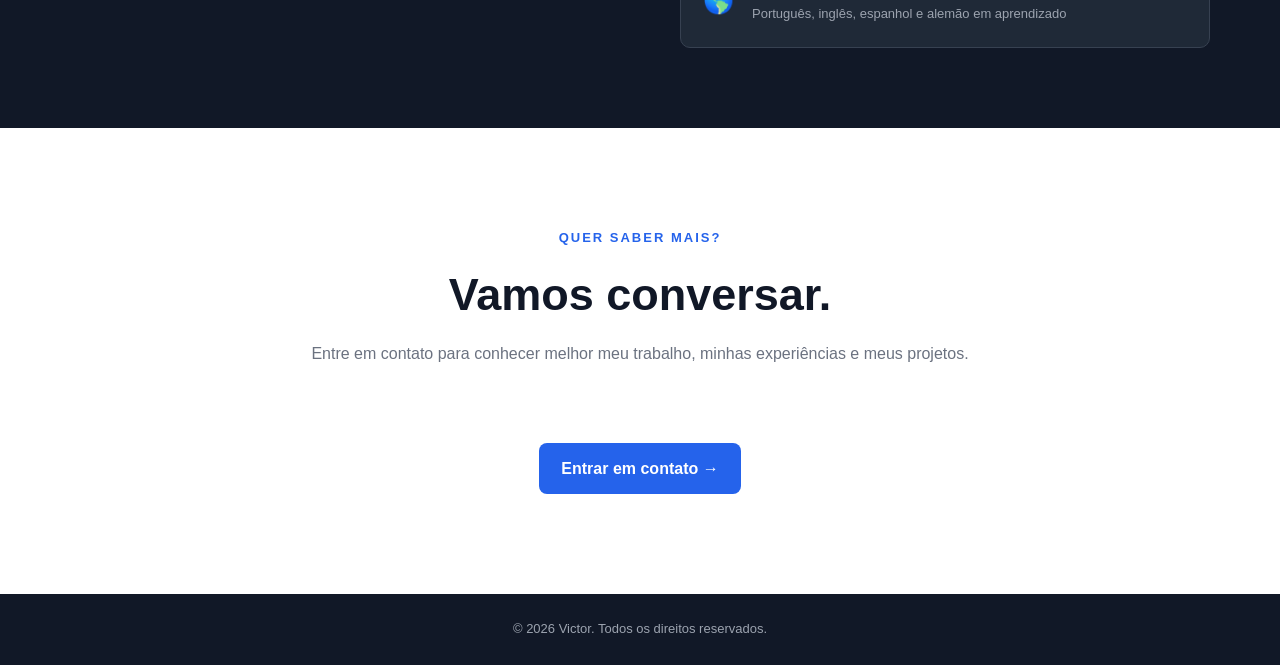
<file: sobre.html>
<!DOCTYPE html>
<html lang="pt-br">

<head>

    <meta charset="UTF-8">

    <meta name="viewport" content="width=device-width, initial-scale=1.0">

    <title>Victor | Sobre mim</title>

    <link rel="stylesheet" href="styles.css">

</head>


<body>


    <!-- ================= HEADER ================= -->

    <header>

        <nav class="navbar">

            <div class="logo">
                Victor<span>.</span>
            </div>


            <ul class="nav-links">

                <li>
                    <a href="index.html">Início</a>
                </li>

                <li>
                    <a href="sobre.html">Sobre</a>
                </li>

                <li>
                    <a href="projetos.html">Projetos</a>
                </li>

                <li>
                    <a href="contato.html">Contato</a>
                </li>

            </ul>


            <a href="#" class="btn-cv">
                Baixar CV
            </a>

        </nav>

    </header>



    <!-- ================= CONTEÚDO ================= -->

    <main>


        <!-- ================= INTRODUÇÃO ================= -->

        <section class="about-page-header">

            <p>
                SOBRE MIM
            </p>

            <h1>
                Conheça meu perfil
            </h1>

            <span>
                Um pouco sobre minhas competências, experiências,
                formação e objetivos profissionais.
            </span>

        </section>



        <!-- ================= HABILIDADES TÉCNICAS ================= -->

        <section class="about-page-section">

            <div class="about-section-title">

                <span>
                    01
                </span>

                <div>

                    <p>
                        COMPETÊNCIAS
                    </p>

                    <h2>
                        Habilidades técnicas
                    </h2>

                </div>

            </div>


            <div class="about-skills-grid">


                <div class="about-skill-card">

                    <span>01</span>

                    <h3>
                        Excel
                    </h3>

                    <p>
                        Conhecimentos de nível intermediário
                        em Excel.
                    </p>

                </div>


                <div class="about-skill-card">

                    <span>02</span>

                    <h3>
                        Mercado financeiro
                    </h3>

                    <p>
                        Experiência com trading de ações
                        na bolsa de valores.
                    </p>

                </div>


                <div class="about-skill-card">

                    <span>03</span>

                    <h3>
                        Gestão de ativos
                    </h3>

                    <p>
                        Capacidade de analisar e gerir
                        ativos com foco no longo prazo.
                    </p>

                </div>


                <div class="about-skill-card">

                    <span>04</span>

                    <h3>
                        Criptomoedas
                    </h3>

                    <p>
                        Conhecimentos e especialização em
                        investimentos em criptomoedas.
                    </p>

                </div>


                <div class="about-skill-card">

                    <span>05</span>

                    <h3>
                        Gerenciamento de risco
                    </h3>

                    <p>
                        Conhecimentos relacionados à
                        análise e gerenciamento de riscos.
                    </p>

                </div>


                <div class="about-skill-card">

                    <span>06</span>

                    <h3>
                        Negócios digitais
                    </h3>

                    <p>
                        Conhecimentos em administração e
                        desenvolvimento de negócios digitais.
                    </p>

                </div>


                <div class="about-skill-card">

                    <span>07</span>

                    <h3>
                        Administração de negócios
                    </h3>

                    <p>
                        Conhecimentos em administração de
                        pequenos e grandes negócios.
                    </p>

                </div>


                <div class="about-skill-card">

                    <span>08</span>

                    <h3>
                        HTML &amp; CSS
                    </h3>

                    <p>
                        Conhecimentos básicos de HTML e CSS
                        para desenvolvimento de páginas web.
                    </p>

                </div>


                <div class="about-skill-card">

                    <span>09</span>

                    <h3>
                        Inteligência Artificial
                    </h3>

                    <p>
                        Conhecimento sobre utilização de
                        ferramentas de IA em contextos profissionais.
                    </p>

                </div>


                <div class="about-skill-card">

                    <span>10</span>

                    <h3>
                        Contabilidade
                    </h3>

                    <p>
                        Conhecimentos básicos de contabilidade
                        e organização financeira.
                    </p>

                </div>


                <div class="about-skill-card">

                    <span>11</span>

                    <h3>
                        Idiomas
                    </h3>

                    <p>
                        Português, inglês e espanhol.
                    </p>

                </div>


            </div>

        </section>



        <!-- ================= HABILIDADES PESSOAIS ================= -->

        <section class="about-page-section personal-section">

            <div class="about-section-title">

                <span>
                    02
                </span>

                <div>

                    <p>
                        COMPORTAMENTO
                    </p>

                    <h2>
                        Habilidades pessoais
                    </h2>

                </div>

            </div>


            <div class="personal-grid">


                <div class="personal-card">

                    <div class="personal-number">
                        01
                    </div>

                    <h3>
                        Comunicação
                    </h3>

                    <p>
                        Boa comunicação desenvolvida por meio
                        de experiências anteriores como ator.
                    </p>

                </div>


                <div class="personal-card">

                    <div class="personal-number">
                        02
                    </div>

                    <h3>
                        Conexão social
                    </h3>

                    <p>
                        Facilidade para criar conexões sociais
                        e desenvolver relacionamentos profissionais.
                    </p>

                </div>


                <div class="personal-card">

                    <div class="personal-number">
                        03
                    </div>

                    <h3>
                        Adaptabilidade
                    </h3>

                    <p>
                        Facilidade de adaptação a diferentes
                        ambientes e situações de trabalho.
                    </p>

                </div>


                <div class="personal-card">

                    <div class="personal-number">
                        04
                    </div>

                    <h3>
                        Liderança
                    </h3>

                    <p>
                        Habilidade para liderar equipes,
                        organizar tarefas e coordenar atividades.
                    </p>

                </div>


                <div class="personal-card">

                    <div class="personal-number">
                        05
                    </div>

                    <h3>
                        Boa escuta
                    </h3>

                    <p>
                        Capacidade de ouvir orientações,
                        compreender necessidades e executar
                        tarefas de acordo com o solicitado.
                    </p>

                </div>


                <div class="personal-card">

                    <div class="personal-number">
                        06
                    </div>

                    <h3>
                        Criatividade
                    </h3>

                    <p>
                        Utilização da criatividade para encontrar
                        soluções e desenvolver novas ideias.
                    </p>

                </div>


                <div class="personal-card">

                    <div class="personal-number">
                        07
                    </div>

                    <h3>
                        Aperfeiçoamento contínuo
                    </h3>

                    <p>
                        Busca constante pelo aperfeiçoamento das
                        habilidades técnicas e pessoais.
                    </p>

                </div>


                <div class="personal-card">

                    <div class="personal-number">
                        08
                    </div>

                    <h3>
                        Atenção aos detalhes
                    </h3>

                    <p>
                        Forte atenção aos detalhes e busca por
                        excelência na execução dos trabalhos.
                    </p>

                </div>


            </div>

        </section>



        <!-- ================= PONTOS A MELHORAR ================= -->

        <section class="about-page-section improvement-section">

            <div class="about-section-title">

                <span>
                    03
                </span>

                <div>

                    <p>
                        DESENVOLVIMENTO
                    </p>

                    <h2>
                        Pontos a melhorar
                    </h2>

                </div>

            </div>


            <div class="improvement-container">


                <div class="improvement-card">

                    <div class="improvement-icon">
                        !
                    </div>

                    <div>

                        <h3>
                            Flexibilidade de opiniões
                        </h3>

                        <p>
                            Trabalhar continuamente a abertura para
                            diferentes pontos de vista e perspectivas.
                        </p>

                    </div>

                </div>


                <div class="improvement-card">

                    <div class="improvement-icon">
                        !
                    </div>

                    <div>

                        <h3>
                            Flexibilidade em decisões
                        </h3>

                        <p>
                            Desenvolver ainda mais a capacidade de
                            reconsiderar decisões diante de novos
                            argumentos e informações.
                        </p>

                    </div>

                </div>


            </div>

        </section>



        <!-- ================= PERFIL PROFISSIONAL ================= -->

        <section class="about-page-section profile-section">

            <div class="about-section-title">

                <span>
                    04
                </span>

                <div>

                    <p>
                        MINHA TRAJETÓRIA
                    </p>

                    <h2>
                        Perfil profissional
                    </h2>

                </div>

            </div>


            <div class="professional-profile">


                <div class="profile-main">

                    <h3>
                        Formação e desenvolvimento
                    </h3>

                    <p>
                        Atualmente, estou cursando Ciências Econômicas
                        na UNIP, ampliando meus conhecimentos nas áreas
                        de economia, finanças e negócios.
                    </p>

                    <p>
                        Também estou realizando cursos de especialização
                        na área financeira, incluindo preparação para
                        a certificação CPA.
                    </p>

                    <p>
                        Paralelamente, estou aprendendo alemão como parte
                        do meu desenvolvimento pessoal e profissional.
                    </p>

                </div>


                <div class="profile-highlights">


                    <div class="profile-highlight">

                        <span>
                            🎓
                        </span>

                        <div>

                            <strong>
                                Ciências Econômicas
                            </strong>

                            <p>
                                UNIP — Em andamento
                            </p>

                        </div>

                    </div>


                    <div class="profile-highlight">

                        <span>
                            📈
                        </span>

                        <div>

                            <strong>
                                Especialização financeira
                            </strong>

                            <p>
                                Cursos e preparação para CPA
                            </p>

                        </div>

                    </div>


                    <div class="profile-highlight">

                        <span>
                            🌎
                        </span>

                        <div>

                            <strong>
                                Idiomas
                            </strong>

                            <p>
                                Português, inglês, espanhol
                                e alemão em aprendizado
                            </p>

                        </div>

                    </div>


                </div>


            </div>

        </section>



        <!-- ================= CTA ================= -->

        <section class="about-cta">

            <p>
                QUER SABER MAIS?
            </p>

            <h2>
                Vamos conversar.
            </h2>

            <span>
                Entre em contato para conhecer melhor meu trabalho,
                minhas experiências e meus projetos.
            </span>

            <br><br>

            <a href="contato.html" class="btn-primary">
                Entrar em contato →
            </a>

        </section>


    </main>



    <!-- ================= FOOTER ================= -->

    <footer>

        <p>
            © 2026 Victor. Todos os direitos reservados.
        </p>

    </footer>


</body>

</html>
</file>
<file: styles.css>
/* =========================
   CONFIGURAÇÕES GERAIS
========================= */

* {
    margin: 0;
    padding: 0;
    box-sizing: border-box;
}

html {
    scroll-behavior: smooth;
}

body {
    font-family: Arial, Helvetica, sans-serif;
    background: #ffffff;
    color: #1f2937;
    line-height: 1.6;
}


/* =========================
   HEADER
========================= */

header {
    width: 100%;
    background: #ffffff;
    border-bottom: 1px solid #eeeeee;
}

.navbar {
    max-width: 1200px;
    margin: auto;
    padding: 20px 30px;

    display: flex;
    align-items: center;
    justify-content: space-between;
}

.logo {
    font-size: 28px;
    font-weight: bold;
    color: #111827;
}

.logo span {
    color: #2563eb;
}

.nav-links {
    list-style: none;

    display: flex;
    gap: 30px;
}

.nav-links a {
    text-decoration: none;
    color: #4b5563;
    font-size: 15px;

    transition: 0.3s;
}

.nav-links a:hover {
    color: #2563eb;
}

.btn-cv {
    text-decoration: none;
    background: #111827;
    color: white;

    padding: 11px 20px;
    border-radius: 8px;

    font-size: 14px;
    font-weight: bold;

    transition: 0.3s;
}

.btn-cv:hover {
    background: #2563eb;
}


/* =========================
   HERO
========================= */

.hero {
    max-width: 1200px;
    min-height: 650px;

    margin: auto;
    padding: 80px 30px;

    display: flex;
    align-items: center;
    justify-content: space-between;
    gap: 60px;
}

.hero-content {
    max-width: 650px;
}

.hero-small {
    color: #2563eb;
    font-size: 14px;
    font-weight: bold;
    letter-spacing: 2px;
    margin-bottom: 10px;
}

.hero h1 {
    font-size: 80px;
    line-height: 1;
    color: #111827;
}

.hero h1 span {
    color: #2563eb;
}

.hero h2 {
    font-size: 30px;
    margin-top: 20px;
    color: #374151;
}

.hero-description {
    max-width: 600px;
    margin-top: 20px;

    color: #6b7280;
    font-size: 18px;
}

.hero-buttons {
    display: flex;
    gap: 15px;
    margin-top: 30px;
}

.btn-primary,
.btn-secondary {
    display: inline-block;

    padding: 13px 22px;
    border-radius: 8px;

    text-decoration: none;
    font-weight: bold;

    transition: 0.3s;
}

.btn-primary {
    background: #2563eb;
    color: white;
}

.btn-primary:hover {
    background: #1d4ed8;
    transform: translateY(-2px);
}

.btn-secondary {
    border: 1px solid #d1d5db;
    color: #374151;
}

.btn-secondary:hover {
    border-color: #2563eb;
    color: #2563eb;
}


/* =========================
   FOTO / PERFIL
========================= */

.hero-image {
    display: flex;
    justify-content: center;
    align-items: center;
}

.profile-photo-placeholder {
    width: 320px;
    height: 320px;
    border-radius: 50%;
    overflow: hidden;
    display: flex;
    align-items: center;
    justify-content: center;
}

.profile-photo-placeholder img {
    width: 100%;
    height: 100%;
    object-fit: cover;
    object-position: center;
    display: block;
}


/* =========================
   SEÇÕES
========================= */

.section {
    max-width: 1200px;
    margin: auto;
    padding: 100px 30px;
}

.section-title {
    margin-bottom: 50px;
}

.section-title p {
    color: #2563eb;
    font-size: 13px;
    font-weight: bold;
    letter-spacing: 2px;
}

.section-title h2 {
    font-size: 42px;
    color: #111827;
    margin-top: 5px;
}


/* =========================
   SOBRE
========================= */

.about-container {
    display: grid;
    grid-template-columns: 1fr 1fr;
    gap: 60px;
}

.about-text h3 {
    font-size: 28px;
    margin-bottom: 20px;
}

.about-text p {
    color: #6b7280;
    margin-bottom: 15px;
}

.about-cards {
    display: grid;
    grid-template-columns: 1fr 1fr;
    gap: 15px;
}

.info-card {
    padding: 25px;

    border: 1px solid #eeeeee;
    border-radius: 12px;

    background: #fafafa;

    transition: 0.3s;
}

.info-card:hover {
    transform: translateY(-5px);
    border-color: #2563eb;
}

.info-card strong {
    font-size: 25px;
}

.info-card h3 {
    margin-top: 10px;
}

.info-card p {
    color: #6b7280;
    font-size: 14px;
}


/* =========================
   ESTATÍSTICAS
========================= */

.stats {
    background: #111827;
    color: white;

    display: grid;
    grid-template-columns: repeat(4, 1fr);

    padding: 60px 30px;
}

.stat {
    text-align: center;
}

.stat h2 {
    font-size: 40px;
}

.stat p {
    color: #9ca3af;
}


/* =========================
   HABILIDADES
========================= */

.skills-grid {
    display: grid;
    grid-template-columns: repeat(3, 1fr);
    gap: 20px;
}

.skill-card {
    padding: 30px;

    border: 1px solid #eeeeee;
    border-radius: 12px;

    transition: 0.3s;
}

.skill-card:hover {
    transform: translateY(-5px);
    box-shadow: 0 10px 30px rgba(0, 0, 0, 0.06);
}

.skill-card span {
    color: #2563eb;
    font-weight: bold;
}

.skill-card h3 {
    margin: 15px 0 10px;
    font-size: 22px;
}

.skill-card p {
    color: #6b7280;
}


/* =========================
   PROJETOS
========================= */

.projects-section {
    max-width: 1200px;
}

.projects-grid {
    display: grid;
    grid-template-columns: repeat(3, 1fr);
    gap: 20px;
}

.project-card {
    min-height: 350px;

    border: 1px solid #eeeeee;
    border-radius: 14px;

    padding: 30px;

    background: #fafafa;

    transition: 0.3s;
}

.project-card:hover {
    transform: translateY(-8px);
    box-shadow: 0 15px 35px rgba(0, 0, 0, 0.08);
}

.project-number {
    color: #2563eb;
    font-weight: bold;
    font-size: 14px;
}

.project-content {
    margin-top: 80px;
}

.project-content h3 {
    font-size: 25px;
}

.project-content p {
    margin-top: 10px;
    color: #6b7280;
}

.project-tags {
    display: flex;
    gap: 8px;
    flex-wrap: wrap;

    margin: 20px 0;
}

.project-tags span {
    background: #e5e7eb;
    padding: 5px 10px;
    border-radius: 20px;

    font-size: 12px;
}

.project-content a {
    color: #2563eb;
    text-decoration: none;
    font-weight: bold;
}


/* =========================
   EXPERIÊNCIA
========================= */

.timeline {
    max-width: 800px;
}

.timeline-item {
    display: grid;
    grid-template-columns: 100px 1fr;
    gap: 30px;

    padding: 30px 0;

    border-bottom: 1px solid #eeeeee;
}

.timeline-date {
    color: #2563eb;
    font-weight: bold;
}

.timeline-content h3 {
    font-size: 21px;
}

.timeline-content p {
    color: #6b7280;
    margin-top: 8px;
}


/* =========================
   CONTATO
========================= */

.contact-section {
    text-align: center;

    background: #f3f4f6;

    padding: 100px 30px;
}

.contact-section > p:first-child {
    color: #2563eb;
    font-weight: bold;
    letter-spacing: 2px;
}

.contact-section h2 {
    font-size: 45px;
    margin: 10px 0;
}

.contact-description {
    color: #6b7280;
    margin-bottom: 30px;
}


/* =========================
   FOOTER
========================= */

footer {
    background: #111827;
    color: #9ca3af;

    text-align: center;

    padding: 25px;
    font-size: 13px;
}


/* =========================
   RESPONSIVIDADE
========================= */

@media (max-width: 900px) {

    .nav-links {
        display: none;
    }

    .hero {
        flex-direction: column;
        text-align: center;
    }

    .hero-description {
        margin-left: auto;
        margin-right: auto;
    }

    .hero-buttons {
        justify-content: center;
    }

    .about-container {
        grid-template-columns: 1fr;
    }

    .skills-grid {
        grid-template-columns: 1fr 1fr;
    }

    .projects-grid {
        grid-template-columns: 1fr;
    }

    .stats {
        grid-template-columns: 1fr 1fr;
        gap: 40px;
    }

}


@media (max-width: 600px) {

    .navbar {
        padding: 15px 20px;
    }

    .btn-cv {
        display: none;
    }

    .hero {
        padding: 60px 20px;
    }

    .hero h1 {
        font-size: 60px;
    }

    .hero h2 {
        font-size: 23px;
    }

    .hero-description {
        font-size: 16px;
    }

    .profile-placeholder {
        width: 220px;
        height: 220px;
        font-size: 70px;
    }

    .section {
        padding: 70px 20px;
    }

    .section-title h2 {
        font-size: 34px;
    }

    .about-cards {
        grid-template-columns: 1fr;
    }

    .skills-grid {
        grid-template-columns: 1fr;
    }

    .stats {
        grid-template-columns: 1fr 1fr;
        padding: 50px 20px;
    }

    .stat h2 {
        font-size: 32px;
    }

    .hero-buttons {
        flex-direction: column;
    }

    .contact-section h2 {
        font-size: 34px;
    }

    .timeline-item {
        grid-template-columns: 1fr;
        gap: 5px;
    }

}
/* =========================================
   PÁGINA DE CONTATO
========================================= */


.contact-page {
    max-width: 1200px;
    margin: auto;
    padding: 90px 30px 110px;
}


/* =========================================
   CABEÇALHO DA PÁGINA
========================================= */

.contact-header {
    text-align: center;
    max-width: 700px;
    margin: 0 auto 70px;
}


.contact-header p {
    color: #2563eb;
    font-size: 13px;
    font-weight: bold;
    letter-spacing: 2px;
    margin-bottom: 10px;
}


.contact-header h1 {
    font-size: 52px;
    line-height: 1.1;
    color: #111827;
    margin-bottom: 20px;
}


.contact-header span {
    display: block;
    color: #6b7280;
    font-size: 17px;
}


/* =========================================
   CONTAINER PRINCIPAL
========================================= */

.contact-container {
    display: grid;

    grid-template-columns: 0.8fr 1.2fr;

    gap: 70px;

    align-items: start;
}


/* =========================================
   INFORMAÇÕES
========================================= */

.contact-info {
    padding-top: 10px;
}


.contact-info h2 {
    font-size: 30px;
    color: #111827;
    margin-bottom: 15px;
}


.contact-info > p {
    color: #6b7280;
    margin-bottom: 40px;
    max-width: 400px;
}


/* =========================================
   ITEM DE CONTATO
========================================= */

.contact-item {
    display: flex;

    align-items: center;

    gap: 18px;

    margin-bottom: 25px;
}


.contact-icon {
    width: 48px;
    height: 48px;

    flex-shrink: 0;

    display: flex;
    align-items: center;
    justify-content: center;

    background: #f3f4f6;

    border-radius: 10px;

    color: #2563eb;

    font-weight: bold;

    font-size: 17px;
}


.contact-item small {
    display: block;

    color: #9ca3af;

    font-size: 11px;

    font-weight: bold;

    letter-spacing: 1.5px;

    margin-bottom: 3px;
}


.contact-item a {
    color: #374151;

    text-decoration: none;

    font-size: 15px;

    transition: 0.3s;
}


.contact-item a:hover {
    color: #2563eb;
}


/* =========================================
   FORMULÁRIO
========================================= */

.contact-form {
    background: #fafafa;

    border: 1px solid #eeeeee;

    border-radius: 16px;

    padding: 40px;

    box-shadow: 0 10px 35px rgba(0, 0, 0, 0.04);
}


.form-group {
    margin-bottom: 22px;
}


.form-group label {
    display: block;

    color: #374151;

    font-size: 14px;

    font-weight: bold;

    margin-bottom: 8px;
}


.form-group input,
.form-group textarea {
    width: 100%;

    padding: 14px 16px;

    border: 1px solid #d1d5db;

    border-radius: 8px;

    background: #ffffff;

    color: #111827;

    font-family: Arial, Helvetica, sans-serif;

    font-size: 14px;

    outline: none;

    transition: 0.3s;
}


.form-group input {
    height: 48px;
}


.form-group textarea {
    resize: vertical;

    min-height: 140px;
}


.form-group input::placeholder,
.form-group textarea::placeholder {
    color: #9ca3af;
}


.form-group input:focus,
.form-group textarea:focus {
    border-color: #2563eb;

    box-shadow: 0 0 0 3px rgba(37, 99, 235, 0.10);
}


/* =========================================
   BOTÃO
========================================= */

.form-button {
    width: 100%;

    border: none;

    padding: 15px 20px;

    border-radius: 8px;

    background: #2563eb;

    color: white;

    font-family: Arial, Helvetica, sans-serif;

    font-size: 15px;

    font-weight: bold;

    cursor: pointer;

    transition: 0.3s;
}


.form-button span {
    margin-left: 8px;

    font-size: 18px;
}


.form-button:hover {
    background: #1d4ed8;

    transform: translateY(-2px);
}


/* =========================================
   RESPONSIVIDADE
========================================= */

@media (max-width: 800px) {

    .contact-page {
        padding: 70px 20px 80px;
    }


    .contact-header h1 {
        font-size: 40px;
    }


    .contact-container {
        grid-template-columns: 1fr;

        gap: 50px;
    }


    .contact-form {
        padding: 30px 20px;
    }

}


@media (max-width: 600px) {

    .contact-header h1 {
        font-size: 34px;
    }


    .contact-header span {
        font-size: 15px;
    }


    .contact-info h2 {
        font-size: 26px;
    }

}
/* =========================================
   PÁGINA SOBRE
========================================= */


.about-page-header {
    max-width: 850px;
    margin: auto;

    text-align: center;

    padding: 90px 30px 70px;
}


.about-page-header p {
    color: #2563eb;

    font-size: 13px;

    font-weight: bold;

    letter-spacing: 2px;

    margin-bottom: 12px;
}


.about-page-header h1 {
    font-size: 52px;

    line-height: 1.1;

    color: #111827;

    margin-bottom: 20px;
}


.about-page-header span {
    display: block;

    color: #6b7280;

    font-size: 17px;
}



/* =========================================
   SEÇÕES
========================================= */


.about-page-section {
    max-width: 1200px;

    margin: auto;

    padding: 80px 30px;
}


.about-section-title {
    display: flex;

    align-items: flex-start;

    gap: 25px;

    margin-bottom: 45px;
}


.about-section-title > span {
    color: #2563eb;

    font-size: 14px;

    font-weight: bold;

    padding-top: 7px;
}


.about-section-title p {
    color: #2563eb;

    font-size: 12px;

    font-weight: bold;

    letter-spacing: 2px;
}


.about-section-title h2 {
    color: #111827;

    font-size: 40px;

    margin-top: 5px;
}



/* =========================================
   HABILIDADES TÉCNICAS
========================================= */


.about-skills-grid {
    display: grid;

    grid-template-columns: repeat(3, 1fr);

    gap: 18px;
}


.about-skill-card {
    padding: 28px;

    background: #fafafa;

    border: 1px solid #eeeeee;

    border-radius: 12px;

    min-height: 190px;

    transition: 0.3s;
}


.about-skill-card:hover {
    transform: translateY(-5px);

    border-color: #2563eb;

    box-shadow: 0 12px 30px rgba(0, 0, 0, 0.06);
}


.about-skill-card > span {
    color: #2563eb;

    font-size: 12px;

    font-weight: bold;
}


.about-skill-card h3 {
    color: #111827;

    font-size: 20px;

    margin: 15px 0 10px;
}


.about-skill-card p {
    color: #6b7280;

    font-size: 14px;

    line-height: 1.6;
}



/* =========================================
   HABILIDADES PESSOAIS
========================================= */


.personal-section {
    background: #f8f9fb;

    max-width: none;

    padding-left: calc((100% - 1140px) / 2);

    padding-right: calc((100% - 1140px) / 2);
}


.personal-grid {
    display: grid;

    grid-template-columns: repeat(4, 1fr);

    gap: 18px;
}


.personal-card {
    background: white;

    padding: 28px;

    border: 1px solid #eeeeee;

    border-radius: 12px;

    min-height: 220px;

    transition: 0.3s;
}


.personal-card:hover {
    transform: translateY(-5px);

    box-shadow: 0 12px 30px rgba(0, 0, 0, 0.06);

    border-color: #2563eb;
}


.personal-number {
    color: #2563eb;

    font-size: 13px;

    font-weight: bold;

    margin-bottom: 35px;
}


.personal-card h3 {
    color: #111827;

    font-size: 19px;

    margin-bottom: 10px;
}


.personal-card p {
    color: #6b7280;

    font-size: 14px;
}



/* =========================================
   PONTOS A MELHORAR
========================================= */


.improvement-container {
    display: grid;

    grid-template-columns: 1fr 1fr;

    gap: 20px;
}


.improvement-card {
    display: flex;

    gap: 20px;

    padding: 30px;

    border: 1px solid #eeeeee;

    border-radius: 12px;

    background: #fafafa;

    transition: 0.3s;
}


.improvement-card:hover {
    transform: translateY(-4px);

    border-color: #2563eb;
}


.improvement-icon {
    width: 42px;

    height: 42px;

    flex-shrink: 0;

    display: flex;

    align-items: center;

    justify-content: center;

    border-radius: 50%;

    background: #eff6ff;

    color: #2563eb;

    font-weight: bold;

    font-size: 18px;
}


.improvement-card h3 {
    color: #111827;

    margin-bottom: 8px;

    font-size: 19px;
}


.improvement-card p {
    color: #6b7280;

    font-size: 14px;
}



/* =========================================
   PERFIL PROFISSIONAL
========================================= */


.profile-section {
    background: #111827;

    max-width: none;

    color: white;

    padding-left: calc((100% - 1140px) / 2);

    padding-right: calc((100% - 1140px) / 2);
}


.profile-section .about-section-title h2 {
    color: white;
}


.professional-profile {
    display: grid;

    grid-template-columns: 1fr 1fr;

    gap: 80px;

    align-items: start;
}


.profile-main h3 {
    font-size: 28px;

    margin-bottom: 20px;
}


.profile-main p {
    color: #9ca3af;

    margin-bottom: 18px;

    font-size: 16px;
}


.profile-highlights {
    display: flex;

    flex-direction: column;

    gap: 18px;
}


.profile-highlight {
    display: flex;

    align-items: center;

    gap: 18px;

    padding: 22px;

    border: 1px solid #374151;

    border-radius: 10px;

    background: #1f2937;
}


.profile-highlight > span {
    font-size: 25px;
}


.profile-highlight strong {
    display: block;

    color: white;

    margin-bottom: 3px;
}


.profile-highlight p {
    color: #9ca3af;

    font-size: 13px;
}



/* =========================================
   CTA
========================================= */


.about-cta {
    text-align: center;

    padding: 100px 30px;
}


.about-cta > p {
    color: #2563eb;

    font-size: 13px;

    font-weight: bold;

    letter-spacing: 2px;
}


.about-cta h2 {
    color: #111827;

    font-size: 45px;

    margin: 10px 0;
}


.about-cta span {
    display: block;

    color: #6b7280;

    margin-bottom: 25px;
}



/* =========================================
   RESPONSIVIDADE
========================================= */


@media (max-width: 1000px) {

    .about-skills-grid {
        grid-template-columns: repeat(2, 1fr);
    }


    .personal-grid {
        grid-template-columns: repeat(2, 1fr);
    }


    .professional-profile {
        grid-template-columns: 1fr;

        gap: 50px;
    }

}


@media (max-width: 800px) {

    .about-page-header {
        padding: 70px 20px 50px;
    }


    .about-page-header h1 {
        font-size: 40px;
    }


    .about-page-section {
        padding: 70px 20px;
    }


    .personal-section,
    .profile-section {
        padding-left: 20px;

        padding-right: 20px;
    }


    .about-section-title h2 {
        font-size: 34px;
    }


    .improvement-container {
        grid-template-columns: 1fr;
    }

}


@media (max-width: 600px) {

    .about-skills-grid {
        grid-template-columns: 1fr;
    }


    .personal-grid {
        grid-template-columns: 1fr;
    }


    .about-section-title {
        gap: 15px;
    }


    .about-section-title h2 {
        font-size: 30px;
    }


    .about-page-header h1 {
        font-size: 34px;
    }


    .profile-main h3 {
        font-size: 24px;
    }


    .about-cta h2 {
        font-size: 34px;
    }

}
/* =====================================================
   PÁGINA DE PROJETOS
===================================================== */


/* ================= HEADER ================= */

.projects-header {
    max-width: 1000px;

    margin: auto;

    padding: 100px 30px 80px;

    text-align: center;
}


.projects-header p {
    color: #2563eb;

    font-size: 12px;

    font-weight: bold;

    letter-spacing: 2px;

    margin-bottom: 15px;
}


.projects-header h1 {
    color: #111827;

    font-size: 52px;

    line-height: 1.1;

    margin-bottom: 25px;
}


.projects-header span {
    display: block;

    max-width: 700px;

    margin: auto;

    color: #6b7280;

    font-size: 17px;

    line-height: 1.6;
}



/* ================= PROJETO ================= */

.project-case {
    max-width: 1140px;

    margin: auto;

    padding: 80px 30px 120px;
}


.website-project {
    border-top: 1px solid #eeeeee;
}



/* ================= TOPO ================= */

.project-top {
    display: flex;

    align-items: flex-start;

    gap: 25px;

    margin-bottom: 50px;
}


.project-number {
    color: #2563eb;

    font-size: 14px;

    font-weight: bold;

    padding-top: 8px;
}


.project-category {
    color: #2563eb;

    font-size: 12px;

    font-weight: bold;

    letter-spacing: 2px;

    margin-bottom: 8px;
}


.project-top h2 {
    color: #111827;

    font-size: 48px;

    margin: 0;
}



/* ================= GALERIA ================= */

.project-gallery {
    display: grid;

    grid-template-columns: 2fr 1fr;

    grid-template-rows: 280px 280px;

    gap: 15px;

    margin-bottom: 90px;
}


.main-project-image {
    grid-row: span 2;
}


.project-image {
    overflow: hidden;

    border-radius: 14px;

    background: #f3f4f6;

    border: 1px solid #eeeeee;
}


.project-image img {
    width: 100%;

    height: 100%;

    display: block;

    object-fit: cover;

    transition: 0.5s;
}


.project-image:hover img {
    transform: scale(1.04);
}



/* =====================================================
   IMPORTANTE:
   CASO AINDA NÃO TENHA AS IMAGENS,
   VOCÊ PODE DEIXAR OS ARQUIVOS VAZIOS OU TROCAR
   O SRC PELO NOME DAS SUAS IMAGENS.
===================================================== */



/* ================= HISTÓRIA ================= */

.project-story {
    display: grid;

    grid-template-columns: 0.8fr 1.2fr;

    gap: 80px;

    padding: 40px 0 90px;

    border-bottom: 1px solid #eeeeee;
}


.story-title p {
    color: #2563eb;

    font-size: 12px;

    font-weight: bold;

    letter-spacing: 2px;

    margin-bottom: 15px;
}


.story-title h3 {
    color: #111827;

    font-size: 32px;

    line-height: 1.2;

    margin: 0;
}


.story-text p {
    color: #4b5563;

    font-size: 16px;

    line-height: 1.8;

    margin-bottom: 20px;
}



/* ================= MISSÃO ================= */

.project-mission {
    display: grid;

    grid-template-columns: 1fr 1fr;

    gap: 80px;

    padding: 80px 0;

    border-bottom: 1px solid #eeeeee;
}


.project-mission > div:first-child {
    border-left: 3px solid #2563eb;

    padding-left: 30px;
}


.project-mission p {
    color: #6b7280;

    font-size: 15px;

    line-height: 1.7;
}


.project-mission > div:first-child p {
    color: #2563eb;

    font-size: 12px;

    font-weight: bold;

    letter-spacing: 2px;
}


.project-mission h3 {
    color: #111827;

    font-size: 34px;

    line-height: 1.2;

    margin-top: 15px;
}



/* ================= TIMELINE ================= */

.project-timeline {
    padding: 90px 0;

    border-bottom: 1px solid #eeeeee;
}


.timeline-title {
    margin-bottom: 50px;
}


.timeline-title p {
    color: #2563eb;

    font-size: 12px;

    font-weight: bold;

    letter-spacing: 2px;
}


.timeline-title h3 {
    color: #111827;

    font-size: 32px;
}


.timeline {
    display: grid;

    grid-template-columns: repeat(4, 1fr);

    gap: 0;
}


.timeline-item {
    position: relative;

    padding: 25px;

    border-top: 2px solid #dbeafe;
}


.timeline-item::before {
    content: "";

    position: absolute;

    width: 10px;

    height: 10px;

    background: #2563eb;

    border-radius: 50%;

    top: -6px;

    left: 25px;
}


.timeline-item span {
    color: #2563eb;

    font-size: 11px;

    font-weight: bold;

    letter-spacing: 1px;
}


.timeline-item h4 {
    color: #111827;

    font-size: 18px;

    margin: 15px 0 10px;
}


.timeline-item p {
    color: #6b7280;

    font-size: 14px;

    line-height: 1.6;
}



/* ================= MEU PAPEL ================= */

.project-role {
    padding-top: 70px;
}


.project-role > p,
.website-role > div:first-child p {
    color: #2563eb;

    font-size: 12px;

    font-weight: bold;

    letter-spacing: 2px;

    margin-bottom: 20px;
}


.role-tags {
    display: flex;

    flex-wrap: wrap;

    gap: 10px;
}


.role-tags span {
    padding: 10px 16px;

    background: #f3f4f6;

    border-radius: 30px;

    color: #374151;

    font-size: 13px;
}



/* =====================================================
   SITE PROFISSIONAL
===================================================== */

.website-project {
    padding-top: 110px;
}


.website-role {
    display: grid;

    grid-template-columns: 0.8fr 1.2fr;

    gap: 80px;

    padding-top: 80px;
}


.website-role h3 {
    color: #111827;

    font-size: 34px;

    line-height: 1.2;

    margin: 0;
}


.website-role-text > p {
    color: #4b5563;

    font-size: 16px;

    line-height: 1.8;

    margin-bottom: 30px;
}



/* ================= CTA ================= */

.projects-cta {
    text-align: center;

    padding: 110px 30px;

    background: #f8f9fb;
}


.projects-cta p {
    color: #2563eb;

    font-size: 12px;

    font-weight: bold;

    letter-spacing: 2px;
}


.projects-cta h2 {
    color: #111827;

    font-size: 45px;

    line-height: 1.15;

    margin: 15px 0 20px;
}


.projects-cta span {
    display: block;

    max-width: 600px;

    margin: auto auto 30px;

    color: #6b7280;

    line-height: 1.6;
}



/* =====================================================
   RESPONSIVIDADE
===================================================== */

@media (max-width: 900px) {

    .projects-header h1 {
        font-size: 42px;
    }


    .project-top h2 {
        font-size: 40px;
    }


    .project-gallery {
        grid-template-columns: 1fr 1fr;

        grid-template-rows: 300px 200px;
    }


    .main-project-image {
        grid-column: span 2;

        grid-row: span 1;
    }


    .project-story {
        grid-template-columns: 1fr;

        gap: 40px;
    }


    .project-mission {
        grid-template-columns: 1fr;

        gap: 35px;
    }


    .timeline {
        grid-template-columns: 1fr 1fr;

        gap: 20px;
    }


    .website-role {
        grid-template-columns: 1fr;

        gap: 40px;
    }

}



@media (max-width: 600px) {

    .projects-header {
        padding: 70px 20px 60px;
    }


    .projects-header h1 {
        font-size: 34px;
    }


    .project-case {
        padding: 60px 20px 80px;
    }


    .project-top {
        gap: 15px;
    }


    .project-top h2 {
        font-size: 34px;
    }


    .project-category {
        font-size: 10px;
    }


    .project-gallery {
        display: grid;

        grid-template-columns: 1fr;

        grid-template-rows: 260px 180px 180px;
    }


    .main-project-image {
        grid-column: auto;

        grid-row: auto;
    }


    .project-story {
        padding: 30px 0 60px;
    }


    .story-title h3 {
        font-size: 28px;
    }


    .project-mission {
        padding: 60px 0;
    }


    .project-mission h3 {
        font-size: 28px;
    }


    .project-timeline {
        padding: 60px 0;
    }


    .timeline {
        grid-template-columns: 1fr;
    }


    .timeline-item {
        border-top: 0;

        border-left: 2px solid #dbeafe;

        padding-left: 25px;
    }


    .timeline-item::before {
        left: -6px;

        top: 25px;
    }


    .website-role {
        padding-top: 60px;
    }


    .projects-cta {
        padding: 80px 20px;
    }


    .projects-cta h2 {
        font-size: 34px;
    }

}
/* ========================================
   GALERIA TRUST MINIS
   ======================================== */

.website-gallery {
    display: grid;
    grid-template-columns: 2fr 1fr;
    grid-template-rows: 1fr 1fr;
    gap: 20px;
    width: 100%;
    max-width: 1100px;
    margin: 40px auto;
}

/* Todas as caixas das imagens */
.website-gallery .project-image {
    overflow: hidden;
    border-radius: 18px;
    background: #f5f5f5;
    width: 100%;
    height: 250px;
}

/* IMAGEM PRINCIPAL */
.website-gallery .main-project-image {
    grid-row: 1 / 3;
    height: 520px;
}

/* Imagens */
.website-gallery .project-image img {
    width: 100%;
    height: 100%;
    display: block;
    object-fit: cover;
    object-position: center;
}

/* Efeito ao passar o mouse */
.website-gallery .project-image img {
    transition: transform 0.4s ease;
}

.website-gallery .project-image:hover img {
    transform: scale(1.03);
}


/* ========================================
   CELULAR
   ======================================== */

@media (max-width: 768px) {

    .website-gallery {
        grid-template-columns: 1fr;
        grid-template-rows: auto;
    }

    .website-gallery .main-project-image {
        grid-row: auto;
        height: 350px;
    }

    .website-gallery .project-image {
        height: 250px;
    }

}
#projeto-portfolio {
    scroll-margin-top: 100px;
}
</file>
